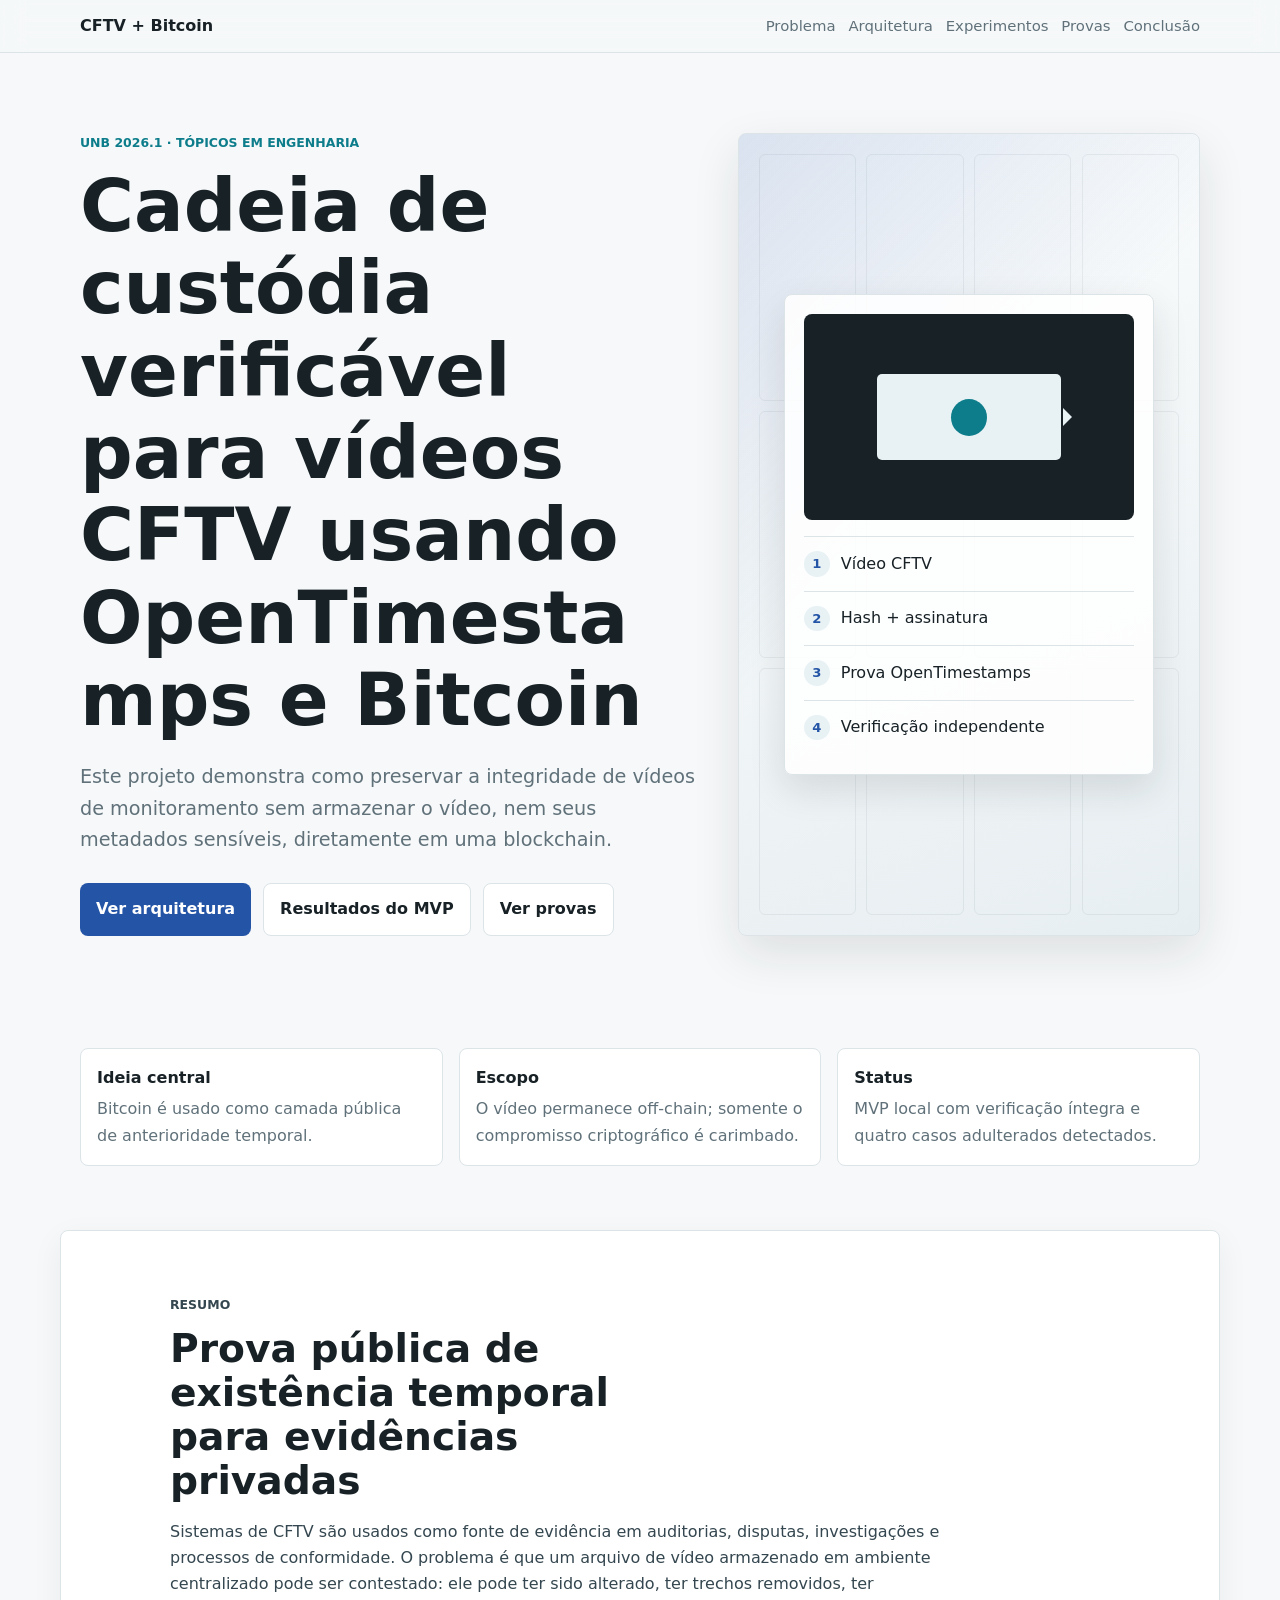
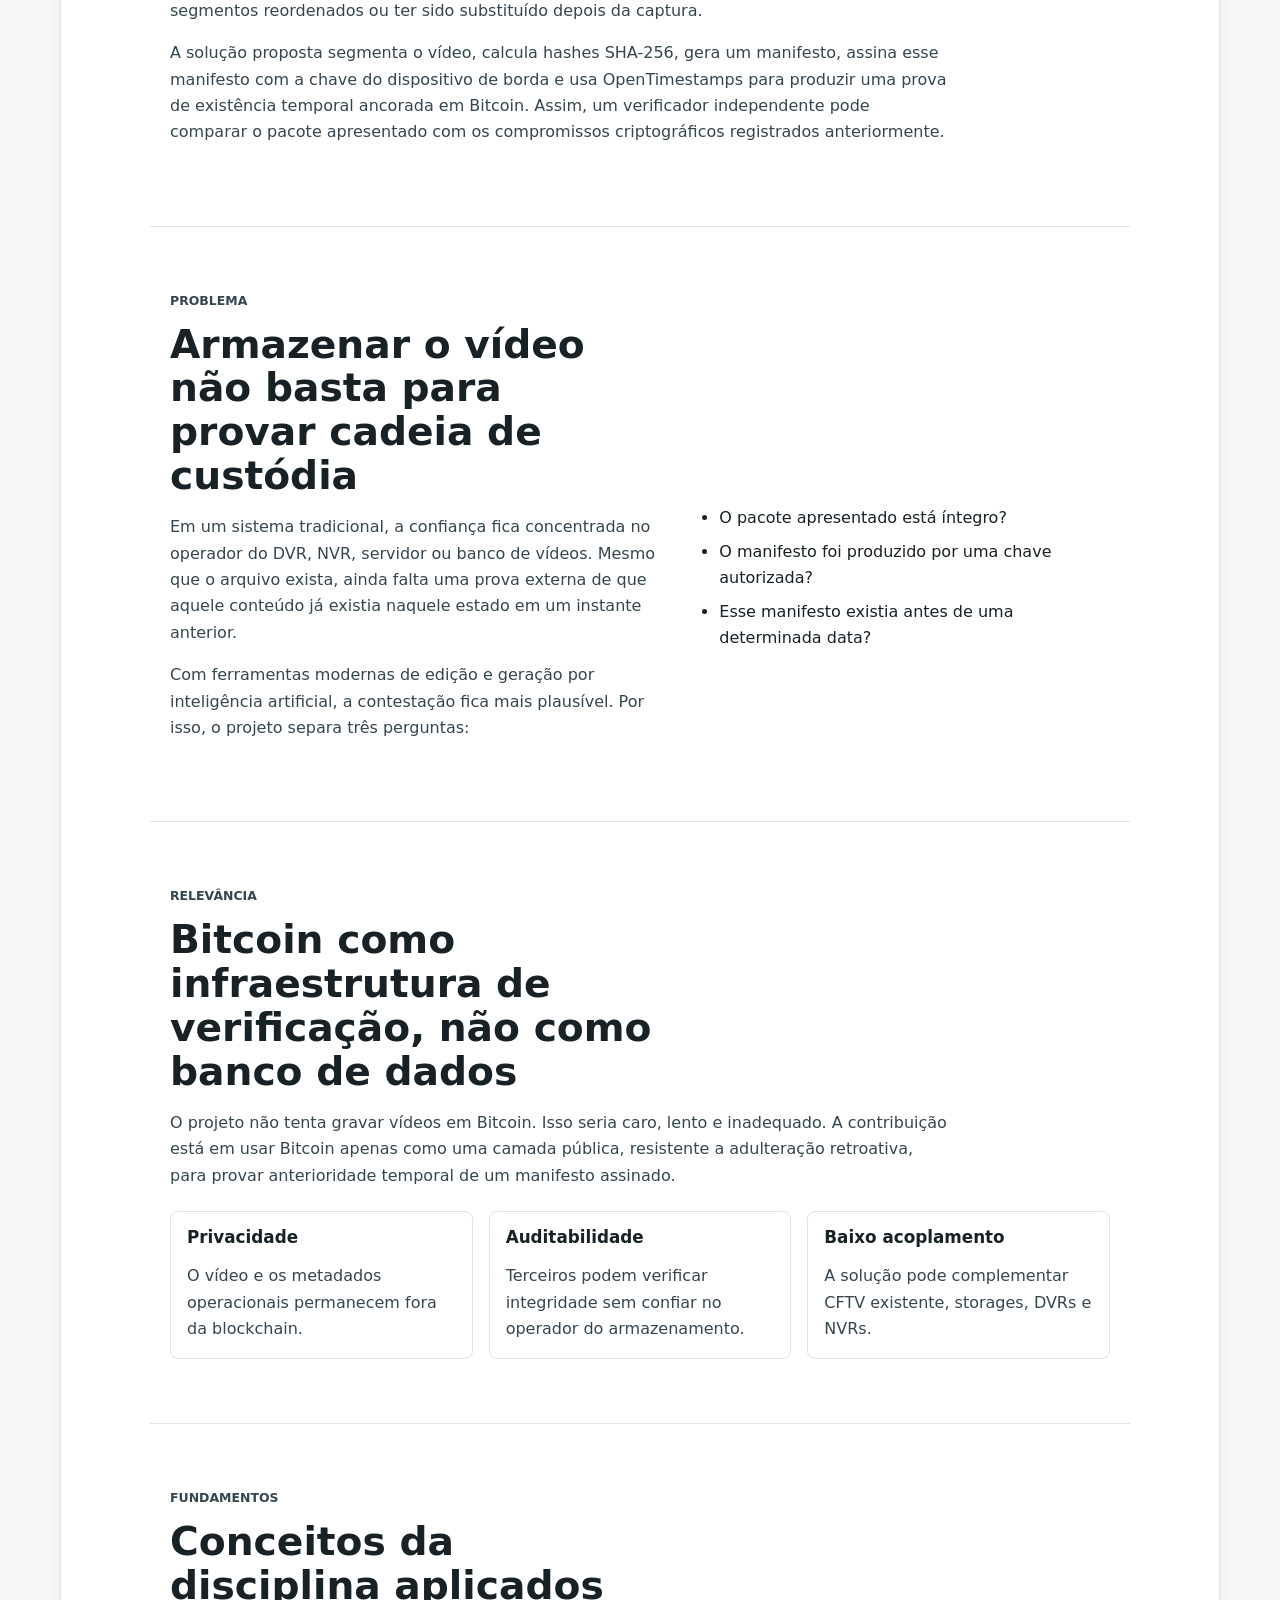
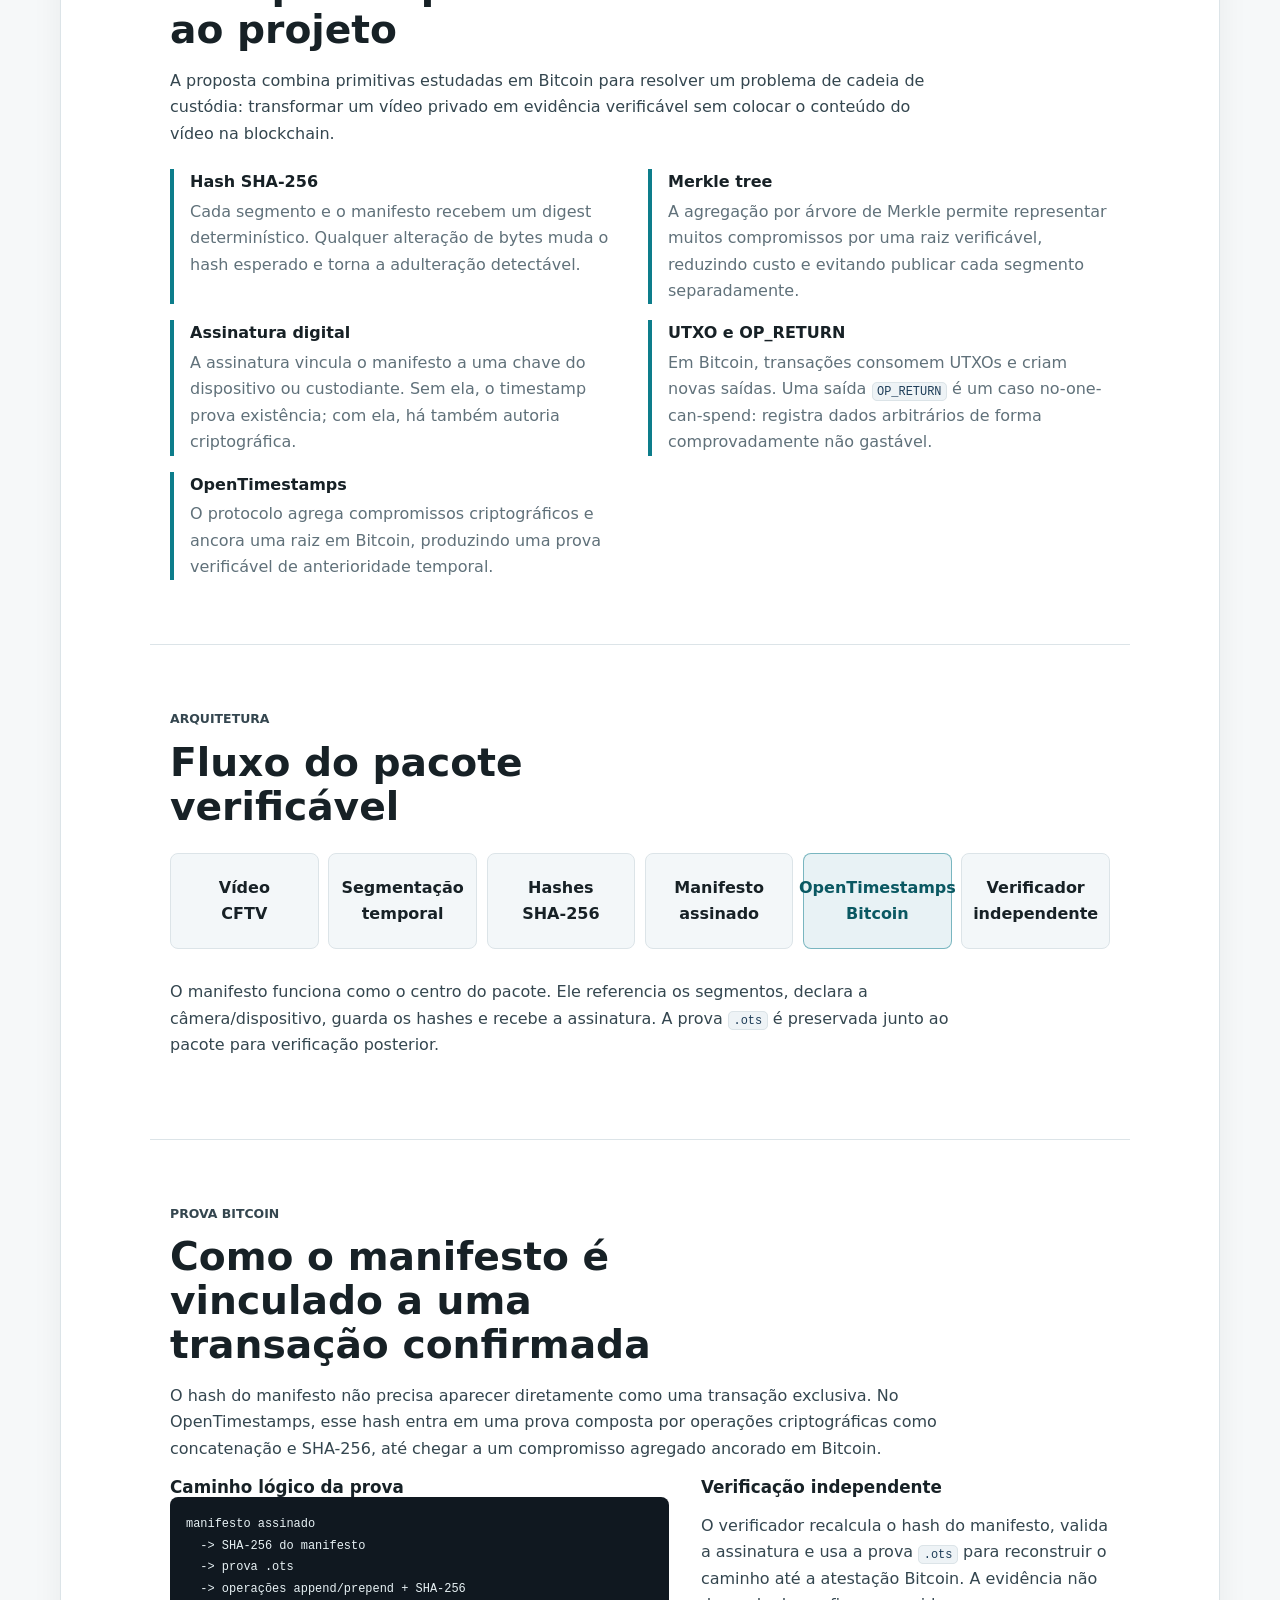
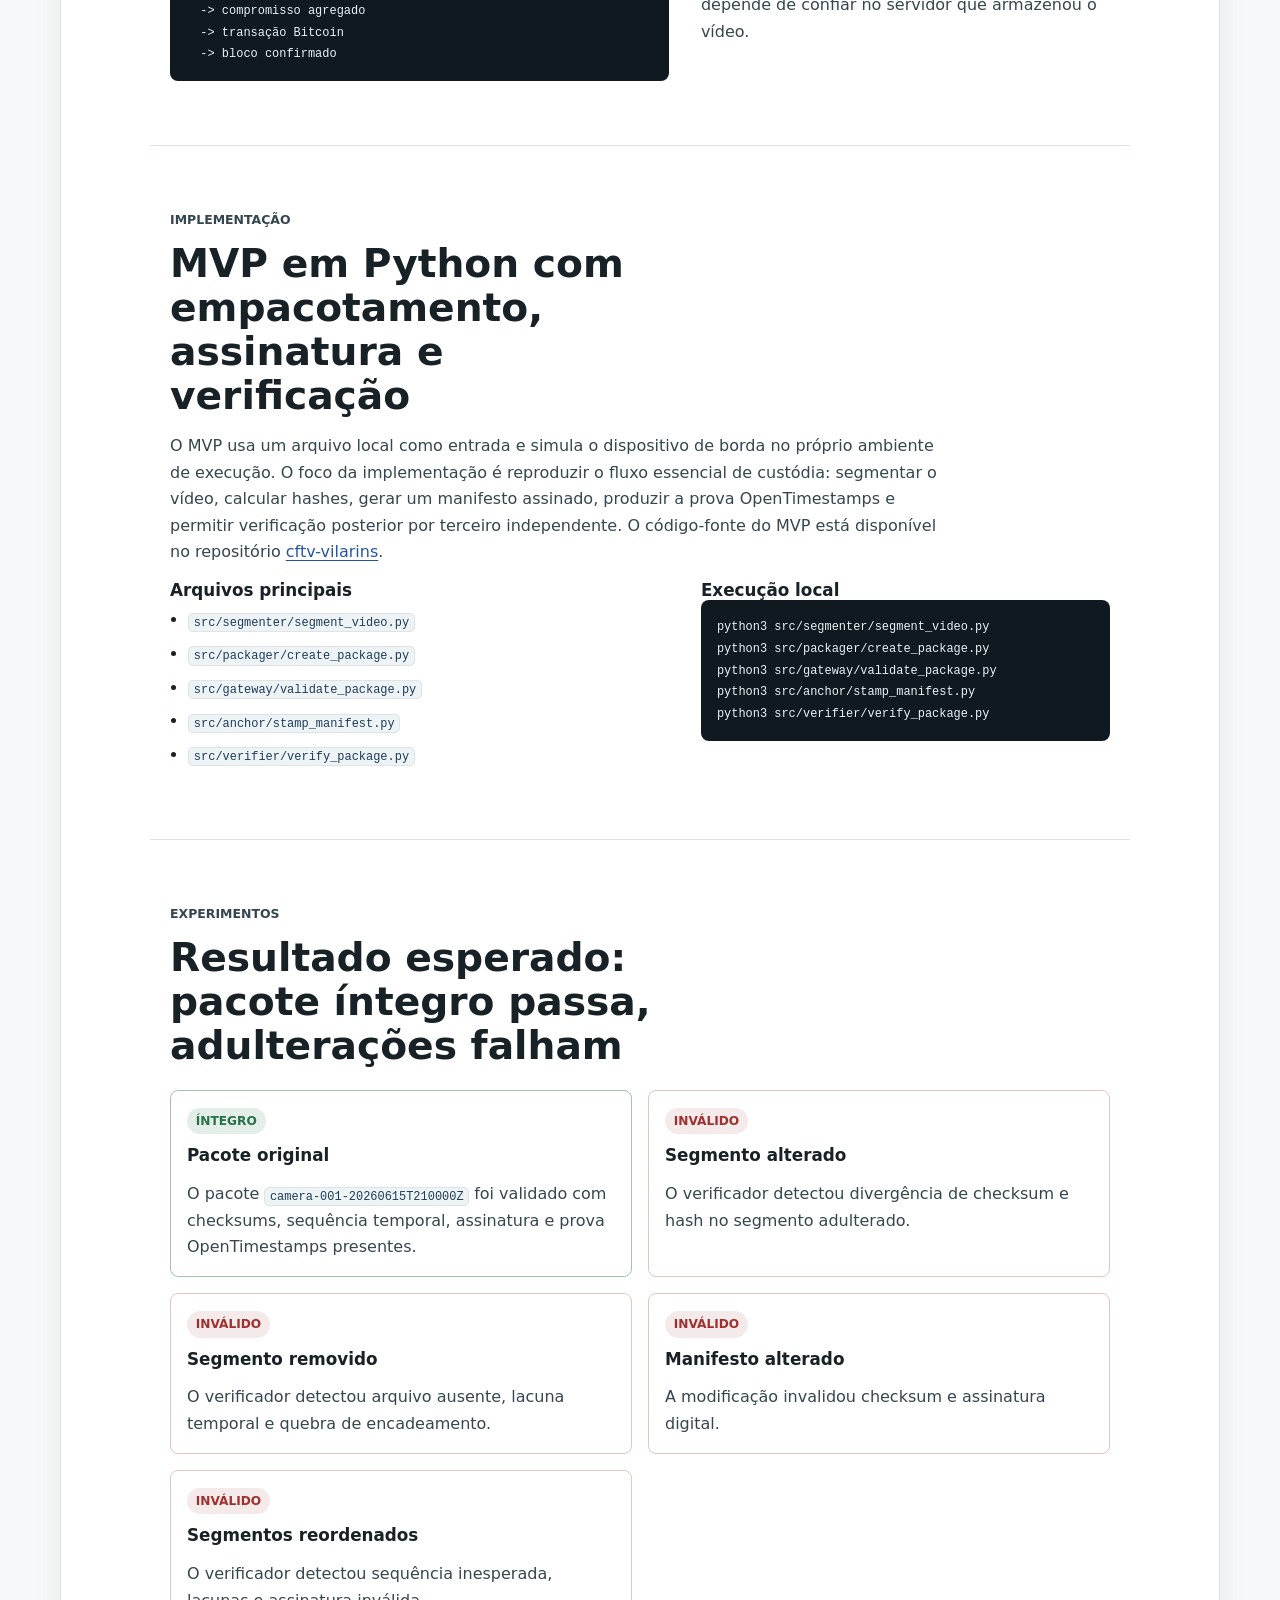
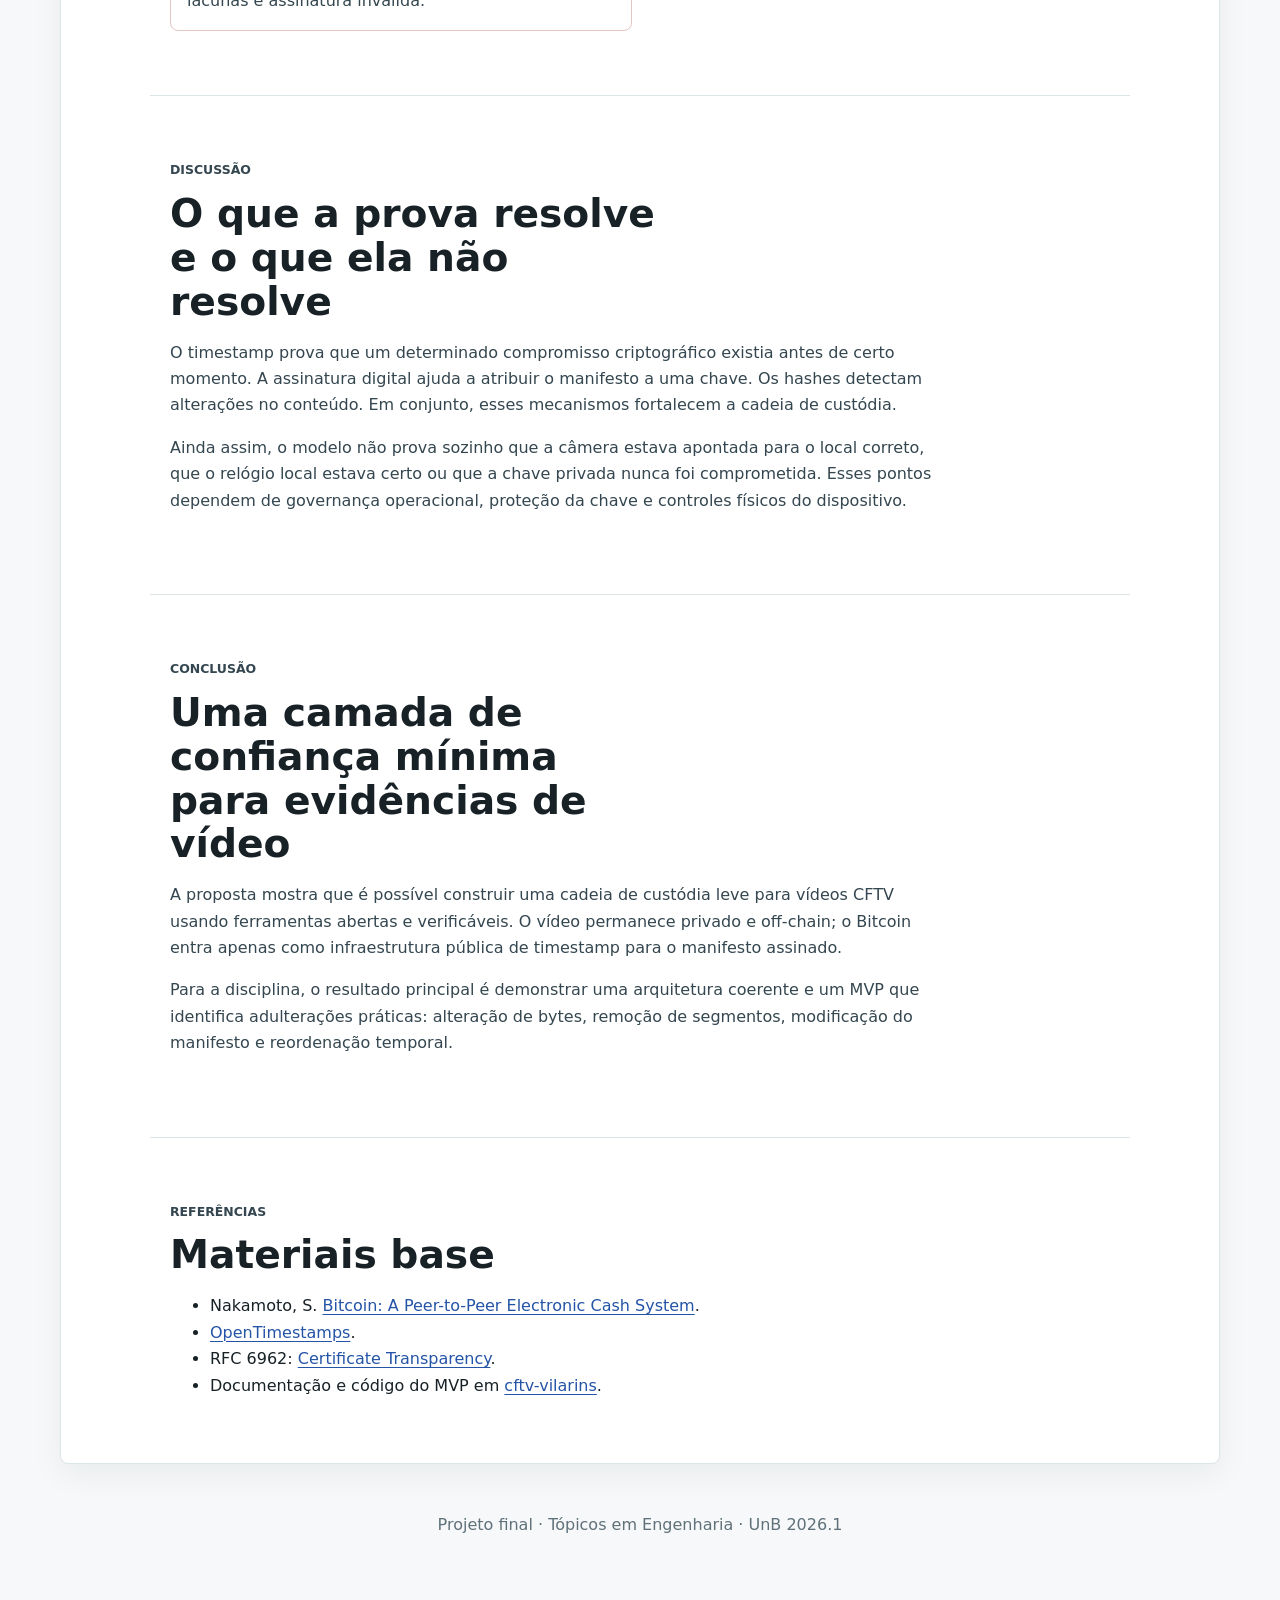
<file: index.html>
<!doctype html>
<html lang="pt-BR">
  <head>
    <meta charset="utf-8">
    <meta name="viewport" content="width=device-width, initial-scale=1">
    <title>Cadeia de custódia verificável para vídeos CFTV</title>
    <meta
      name="description"
      content="Artigo web do projeto de cadeia de custódia verificável para vídeos CFTV usando OpenTimestamps e Bitcoin."
    >
    <link rel="stylesheet" href="styles.css">
  </head>
  <body>
    <header class="site-header">
      <nav class="topbar" aria-label="Navegação principal">
        <a class="brand" href="#topo">CFTV + Bitcoin</a>
        <div class="nav-links">
          <a href="#problema">Problema</a>
          <a href="#arquitetura">Arquitetura</a>
          <a href="#experimentos">Experimentos</a>
          <a href="provas.html">Provas</a>
          <a href="#conclusao">Conclusão</a>
        </div>
      </nav>
    </header>

    <main id="topo">
      <section class="hero">
        <div class="hero-copy">
          <p class="eyebrow">UnB 2026.1 · Tópicos em Engenharia</p>
          <h1>Cadeia de custódia verificável para vídeos CFTV usando OpenTimestamps e Bitcoin</h1>
          <p class="lead">
            Este projeto demonstra como preservar a integridade de vídeos de monitoramento sem
            armazenar o vídeo, nem seus metadados sensíveis, diretamente em uma blockchain.
          </p>
          <div class="hero-actions" aria-label="Atalhos">
            <a class="button primary" href="#arquitetura">Ver arquitetura</a>
            <a class="button secondary" href="#experimentos">Resultados do MVP</a>
            <a class="button secondary" href="provas.html">Ver provas</a>
          </div>
        </div>
        <aside class="hero-panel" aria-label="Resumo do fluxo técnico">
          <div class="signal-grid">
            <span></span><span></span><span></span><span></span>
            <span></span><span></span><span></span><span></span>
            <span></span><span></span><span></span><span></span>
          </div>
          <div class="flow-card">
            <div class="camera-icon" aria-hidden="true">
              <span></span>
            </div>
            <ol class="mini-flow">
              <li>Vídeo CFTV</li>
              <li>Hash + assinatura</li>
              <li>Prova OpenTimestamps</li>
              <li>Verificação independente</li>
            </ol>
          </div>
        </aside>
      </section>

      <section class="section summary-band" aria-label="Resumo">
        <div class="summary-item">
          <strong>Ideia central</strong>
          <span>Bitcoin é usado como camada pública de anterioridade temporal.</span>
        </div>
        <div class="summary-item">
          <strong>Escopo</strong>
          <span>O vídeo permanece off-chain; somente o compromisso criptográfico é carimbado.</span>
        </div>
        <div class="summary-item">
          <strong>Status</strong>
          <span>MVP local com verificação íntegra e quatro casos adulterados detectados.</span>
        </div>
      </section>

      <article class="article">
        <section id="resumo" class="section">
          <p class="section-kicker">Resumo</p>
          <h2>Prova pública de existência temporal para evidências privadas</h2>
          <p>
            Sistemas de CFTV são usados como fonte de evidência em auditorias, disputas,
            investigações e processos de conformidade. O problema é que um arquivo de vídeo
            armazenado em ambiente centralizado pode ser contestado: ele pode ter sido alterado,
            ter trechos removidos, ter segmentos reordenados ou ter sido substituído depois da
            captura.
          </p>
          <p>
            A solução proposta segmenta o vídeo, calcula hashes SHA-256, gera um manifesto,
            assina esse manifesto com a chave do dispositivo de borda e usa OpenTimestamps para
            produzir uma prova de existência temporal ancorada em Bitcoin. Assim, um verificador
            independente pode comparar o pacote apresentado com os compromissos criptográficos
            registrados anteriormente.
          </p>
        </section>

        <section id="problema" class="section">
          <p class="section-kicker">Problema</p>
          <h2>Armazenar o vídeo não basta para provar cadeia de custódia</h2>
          <div class="two-column">
            <div>
              <p>
                Em um sistema tradicional, a confiança fica concentrada no operador do DVR, NVR,
                servidor ou banco de vídeos. Mesmo que o arquivo exista, ainda falta uma prova
                externa de que aquele conteúdo já existia naquele estado em um instante anterior.
              </p>
              <p>
                Com ferramentas modernas de edição e geração por inteligência artificial, a
                contestação fica mais plausível. Por isso, o projeto separa três perguntas:
              </p>
            </div>
            <ul class="check-list">
              <li>O pacote apresentado está íntegro?</li>
              <li>O manifesto foi produzido por uma chave autorizada?</li>
              <li>Esse manifesto existia antes de uma determinada data?</li>
            </ul>
          </div>
        </section>

        <section id="relevancia" class="section">
          <p class="section-kicker">Relevância</p>
          <h2>Bitcoin como infraestrutura de verificação, não como banco de dados</h2>
          <p>
            O projeto não tenta gravar vídeos em Bitcoin. Isso seria caro, lento e inadequado.
            A contribuição está em usar Bitcoin apenas como uma camada pública, resistente a
            adulteração retroativa, para provar anterioridade temporal de um manifesto assinado.
          </p>
          <div class="value-grid">
            <div class="value-item">
              <h3>Privacidade</h3>
              <p>O vídeo e os metadados operacionais permanecem fora da blockchain.</p>
            </div>
            <div class="value-item">
              <h3>Auditabilidade</h3>
              <p>Terceiros podem verificar integridade sem confiar no operador do armazenamento.</p>
            </div>
            <div class="value-item">
              <h3>Baixo acoplamento</h3>
              <p>A solução pode complementar CFTV existente, storages, DVRs e NVRs.</p>
            </div>
          </div>
        </section>

        <section id="fundamentos" class="section">
          <p class="section-kicker">Fundamentos</p>
          <h2>Conceitos da disciplina aplicados ao projeto</h2>
          <p>
            A proposta combina primitivas estudadas em Bitcoin para resolver um problema de
            cadeia de custódia: transformar um vídeo privado em evidência verificável sem colocar
            o conteúdo do vídeo na blockchain.
          </p>
          <dl class="term-list">
            <div>
              <dt>Hash SHA-256</dt>
              <dd>
                Cada segmento e o manifesto recebem um digest determinístico. Qualquer alteração
                de bytes muda o hash esperado e torna a adulteração detectável.
              </dd>
            </div>
            <div>
              <dt>Merkle tree</dt>
              <dd>
                A agregação por árvore de Merkle permite representar muitos compromissos por uma
                raiz verificável, reduzindo custo e evitando publicar cada segmento separadamente.
              </dd>
            </div>
            <div>
              <dt>Assinatura digital</dt>
              <dd>
                A assinatura vincula o manifesto a uma chave do dispositivo ou custodiante. Sem
                ela, o timestamp prova existência; com ela, há também autoria criptográfica.
              </dd>
            </div>
            <div>
              <dt>UTXO e OP_RETURN</dt>
              <dd>
                Em Bitcoin, transações consomem UTXOs e criam novas saídas. Uma saída
                <code>OP_RETURN</code> é um caso no-one-can-spend: registra dados arbitrários de
                forma comprovadamente não gastável.
              </dd>
            </div>
            <div>
              <dt>OpenTimestamps</dt>
              <dd>
                O protocolo agrega compromissos criptográficos e ancora uma raiz em Bitcoin,
                produzindo uma prova verificável de anterioridade temporal.
              </dd>
            </div>
          </dl>
        </section>

        <section id="arquitetura" class="section">
          <p class="section-kicker">Arquitetura</p>
          <h2>Fluxo do pacote verificável</h2>
          <div class="architecture" role="img" aria-label="Fluxo de vídeo para verificação">
            <div class="arch-node">Vídeo<br>CFTV</div>
            <div class="arch-arrow"></div>
            <div class="arch-node">Segmentação<br>temporal</div>
            <div class="arch-arrow"></div>
            <div class="arch-node">Hashes<br>SHA-256</div>
            <div class="arch-arrow"></div>
            <div class="arch-node">Manifesto<br>assinado</div>
            <div class="arch-arrow"></div>
            <div class="arch-node accent">OpenTimestamps<br>Bitcoin</div>
            <div class="arch-arrow"></div>
            <div class="arch-node">Verificador<br>independente</div>
          </div>
          <p>
            O manifesto funciona como o centro do pacote. Ele referencia os segmentos, declara a
            câmera/dispositivo, guarda os hashes e recebe a assinatura. A prova <code>.ots</code>
            é preservada junto ao pacote para verificação posterior.
          </p>
        </section>

        <section id="vinculo-bitcoin" class="section">
          <p class="section-kicker">Prova Bitcoin</p>
          <h2>Como o manifesto é vinculado a uma transação confirmada</h2>
          <p>
            O hash do manifesto não precisa aparecer diretamente como uma transação exclusiva. No
            OpenTimestamps, esse hash entra em uma prova composta por operações criptográficas
            como concatenação e SHA-256, até chegar a um compromisso agregado ancorado em Bitcoin.
          </p>
          <div class="code-layout">
            <div>
              <h3>Caminho lógico da prova</h3>
              <pre><code>manifesto assinado
  -> SHA-256 do manifesto
  -> prova .ots
  -> operações append/prepend + SHA-256
  -> compromisso agregado
  -> transação Bitcoin
  -> bloco confirmado</code></pre>
            </div>
            <div>
              <h3>Verificação independente</h3>
              <p>
                O verificador recalcula o hash do manifesto, valida a assinatura e usa a prova
                <code>.ots</code> para reconstruir o caminho até a atestação Bitcoin. A evidência
                não depende de confiar no servidor que armazenou o vídeo.
              </p>
            </div>
          </div>
        </section>

        <section id="implementacao" class="section">
          <p class="section-kicker">Implementação</p>
          <h2>MVP em Python com empacotamento, assinatura e verificação</h2>
          <p>
            O MVP usa um arquivo local como entrada e simula o dispositivo de borda no próprio
            ambiente de execução. O foco da implementação é reproduzir o fluxo essencial de
            custódia: segmentar o vídeo, calcular hashes, gerar um manifesto assinado, produzir a
            prova OpenTimestamps e permitir verificação posterior por terceiro independente.
            O código-fonte do MVP está disponível no repositório
            <a href="https://github.com/duckrwx/cftv-vilarins">cftv-vilarins</a>.
          </p>
          <div class="code-layout">
            <div>
              <h3>Arquivos principais</h3>
              <ul class="file-list">
                <li><code>src/segmenter/segment_video.py</code></li>
                <li><code>src/packager/create_package.py</code></li>
                <li><code>src/gateway/validate_package.py</code></li>
                <li><code>src/anchor/stamp_manifest.py</code></li>
                <li><code>src/verifier/verify_package.py</code></li>
              </ul>
            </div>
            <div>
              <h3>Execução local</h3>
              <pre><code>python3 src/segmenter/segment_video.py
python3 src/packager/create_package.py
python3 src/gateway/validate_package.py
python3 src/anchor/stamp_manifest.py
python3 src/verifier/verify_package.py</code></pre>
            </div>
          </div>
        </section>

        <section id="experimentos" class="section">
          <p class="section-kicker">Experimentos</p>
          <h2>Resultado esperado: pacote íntegro passa, adulterações falham</h2>
          <div class="result-grid">
            <div class="result-card success">
              <span class="status">ÍNTEGRO</span>
              <h3>Pacote original</h3>
              <p>
                O pacote <code>camera-001-20260615T210000Z</code> foi validado com checksums,
                sequência temporal, assinatura e prova OpenTimestamps presentes.
              </p>
            </div>
            <div class="result-card fail">
              <span class="status">INVÁLIDO</span>
              <h3>Segmento alterado</h3>
              <p>O verificador detectou divergência de checksum e hash no segmento adulterado.</p>
            </div>
            <div class="result-card fail">
              <span class="status">INVÁLIDO</span>
              <h3>Segmento removido</h3>
              <p>O verificador detectou arquivo ausente, lacuna temporal e quebra de encadeamento.</p>
            </div>
            <div class="result-card fail">
              <span class="status">INVÁLIDO</span>
              <h3>Manifesto alterado</h3>
              <p>A modificação invalidou checksum e assinatura digital.</p>
            </div>
            <div class="result-card fail">
              <span class="status">INVÁLIDO</span>
              <h3>Segmentos reordenados</h3>
              <p>O verificador detectou sequência inesperada, lacunas e assinatura inválida.</p>
            </div>
          </div>
        </section>

        <section id="discussao" class="section">
          <p class="section-kicker">Discussão</p>
          <h2>O que a prova resolve e o que ela não resolve</h2>
          <p>
            O timestamp prova que um determinado compromisso criptográfico existia antes de certo
            momento. A assinatura digital ajuda a atribuir o manifesto a uma chave. Os hashes
            detectam alterações no conteúdo. Em conjunto, esses mecanismos fortalecem a cadeia de
            custódia.
          </p>
          <p>
            Ainda assim, o modelo não prova sozinho que a câmera estava apontada para o local
            correto, que o relógio local estava certo ou que a chave privada nunca foi
            comprometida. Esses pontos dependem de governança operacional, proteção da chave e
            controles físicos do dispositivo.
          </p>
        </section>

        <section id="conclusao" class="section">
          <p class="section-kicker">Conclusão</p>
          <h2>Uma camada de confiança mínima para evidências de vídeo</h2>
          <p>
            A proposta mostra que é possível construir uma cadeia de custódia leve para vídeos CFTV
            usando ferramentas abertas e verificáveis. O vídeo permanece privado e off-chain; o
            Bitcoin entra apenas como infraestrutura pública de timestamp para o manifesto
            assinado.
          </p>
          <p>
            Para a disciplina, o resultado principal é demonstrar uma arquitetura coerente e um MVP
            que identifica adulterações práticas: alteração de bytes, remoção de segmentos,
            modificação do manifesto e reordenação temporal.
          </p>
        </section>

        <section id="referencias" class="section references">
          <p class="section-kicker">Referências</p>
          <h2>Materiais base</h2>
          <ul>
            <li>
              Nakamoto, S. <a href="https://bitcoin.org/bitcoin.pdf">Bitcoin: A Peer-to-Peer Electronic Cash System</a>.
            </li>
            <li>
              <a href="https://opentimestamps.org/">OpenTimestamps</a>.
            </li>
            <li>
              RFC 6962: <a href="https://www.rfc-editor.org/rfc/rfc6962">Certificate Transparency</a>.
            </li>
            <li>
              Documentação e código do MVP em
              <a href="https://github.com/duckrwx/cftv-vilarins">cftv-vilarins</a>.
            </li>
          </ul>
        </section>
      </article>
    </main>

    <footer class="footer">
      <p>Projeto final · Tópicos em Engenharia · UnB 2026.1</p>
    </footer>
  </body>
</html>
</file>
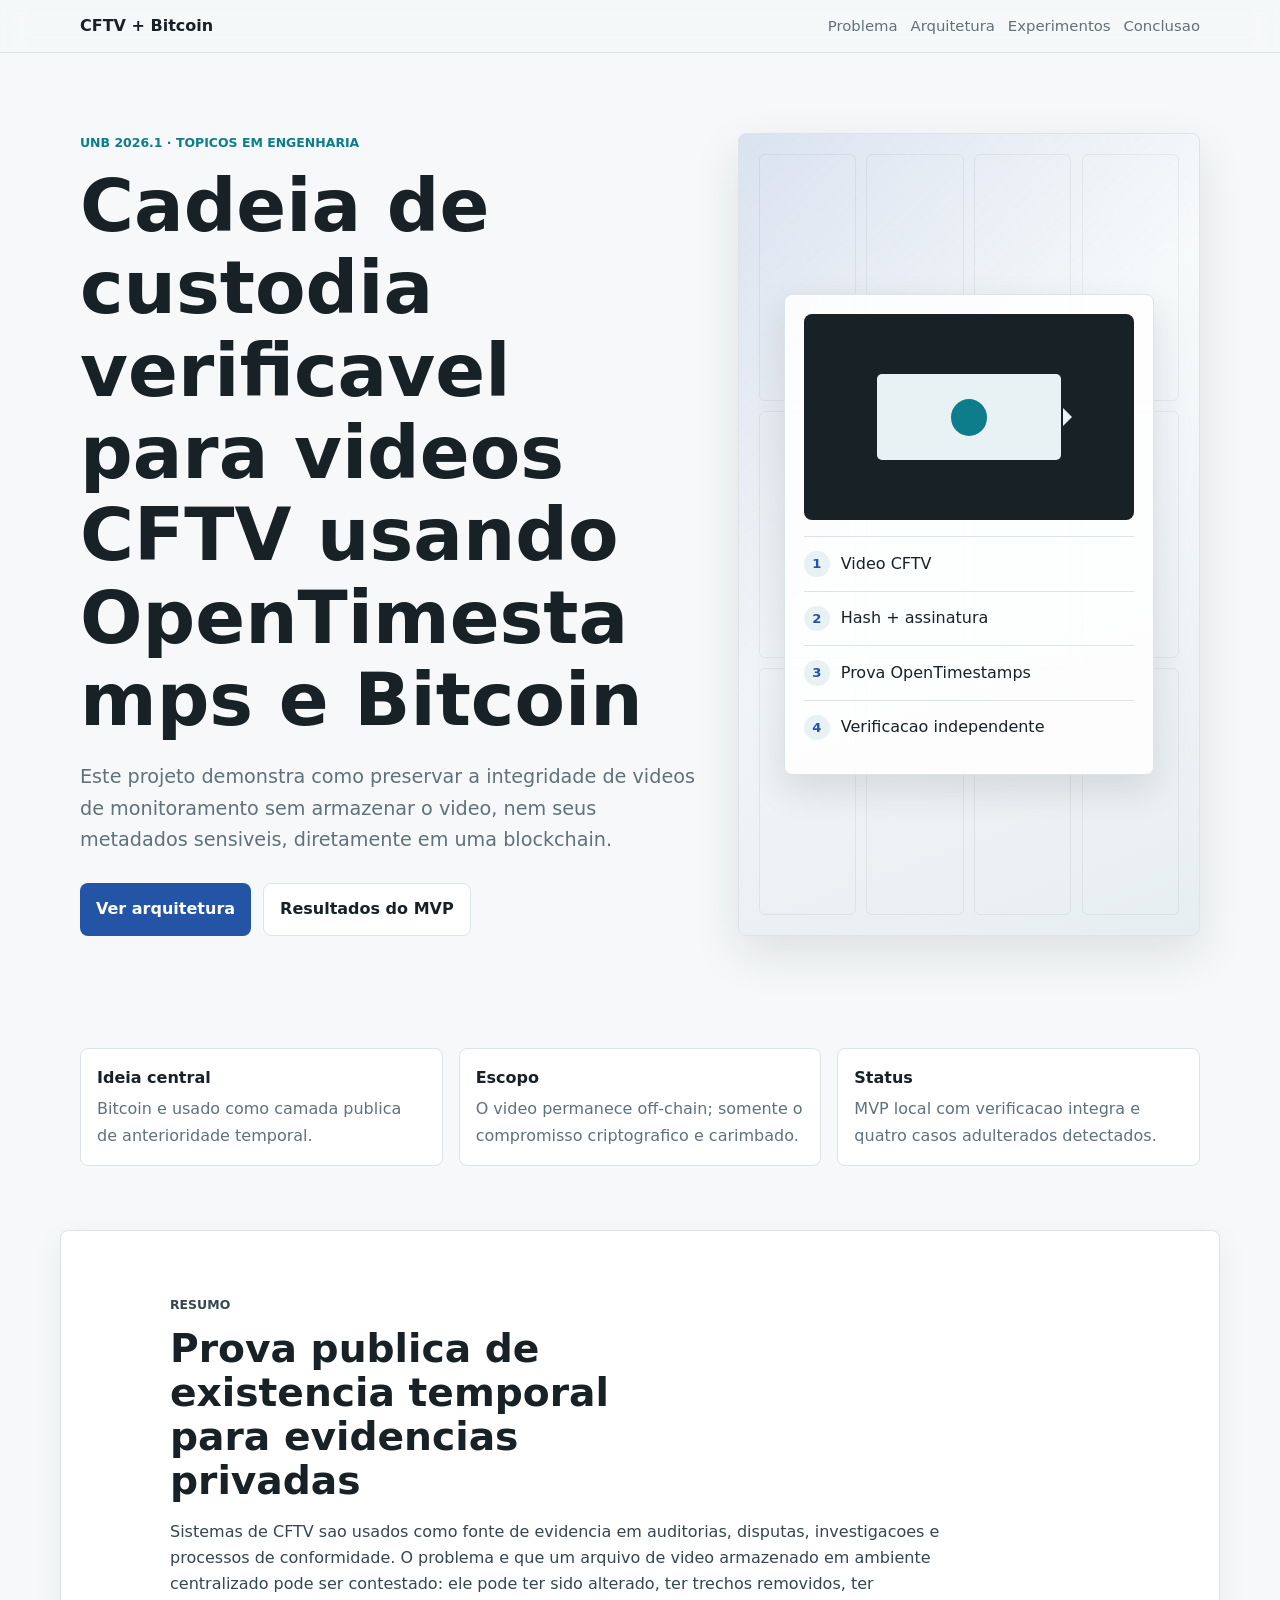
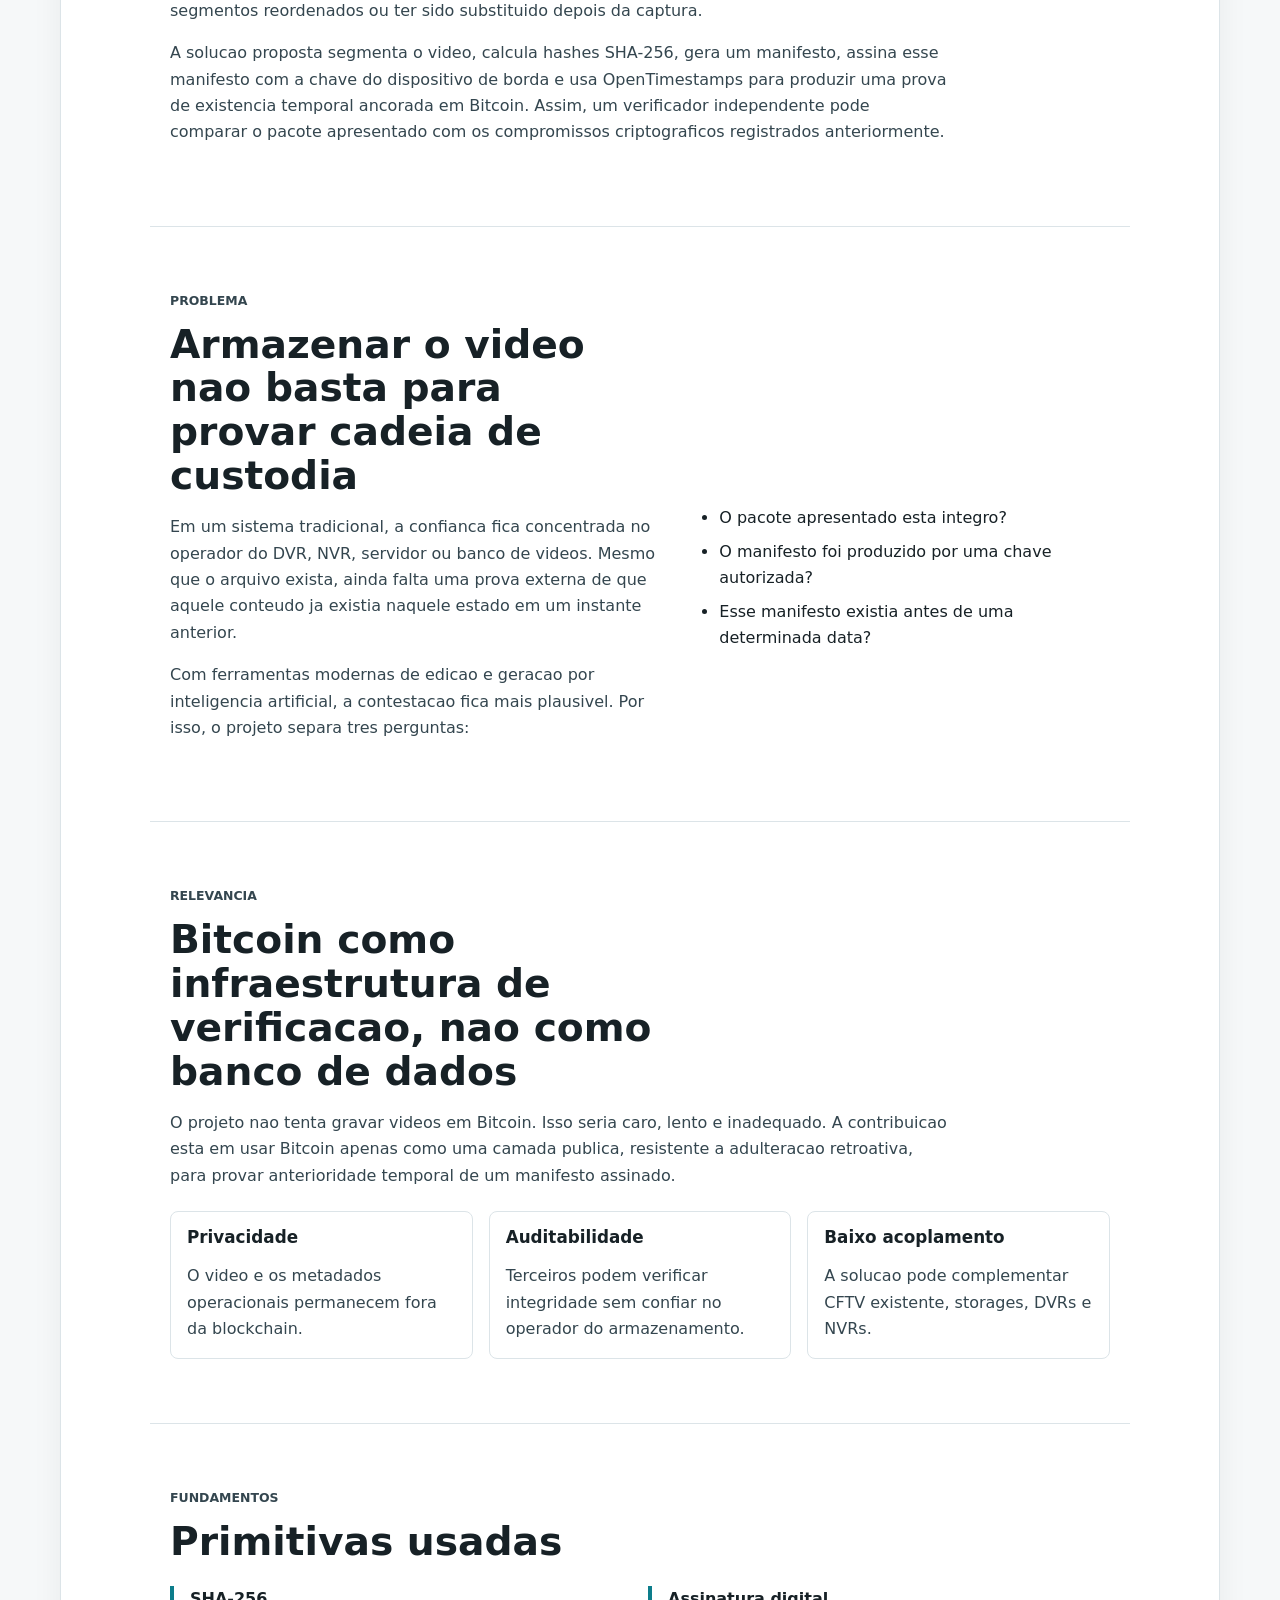
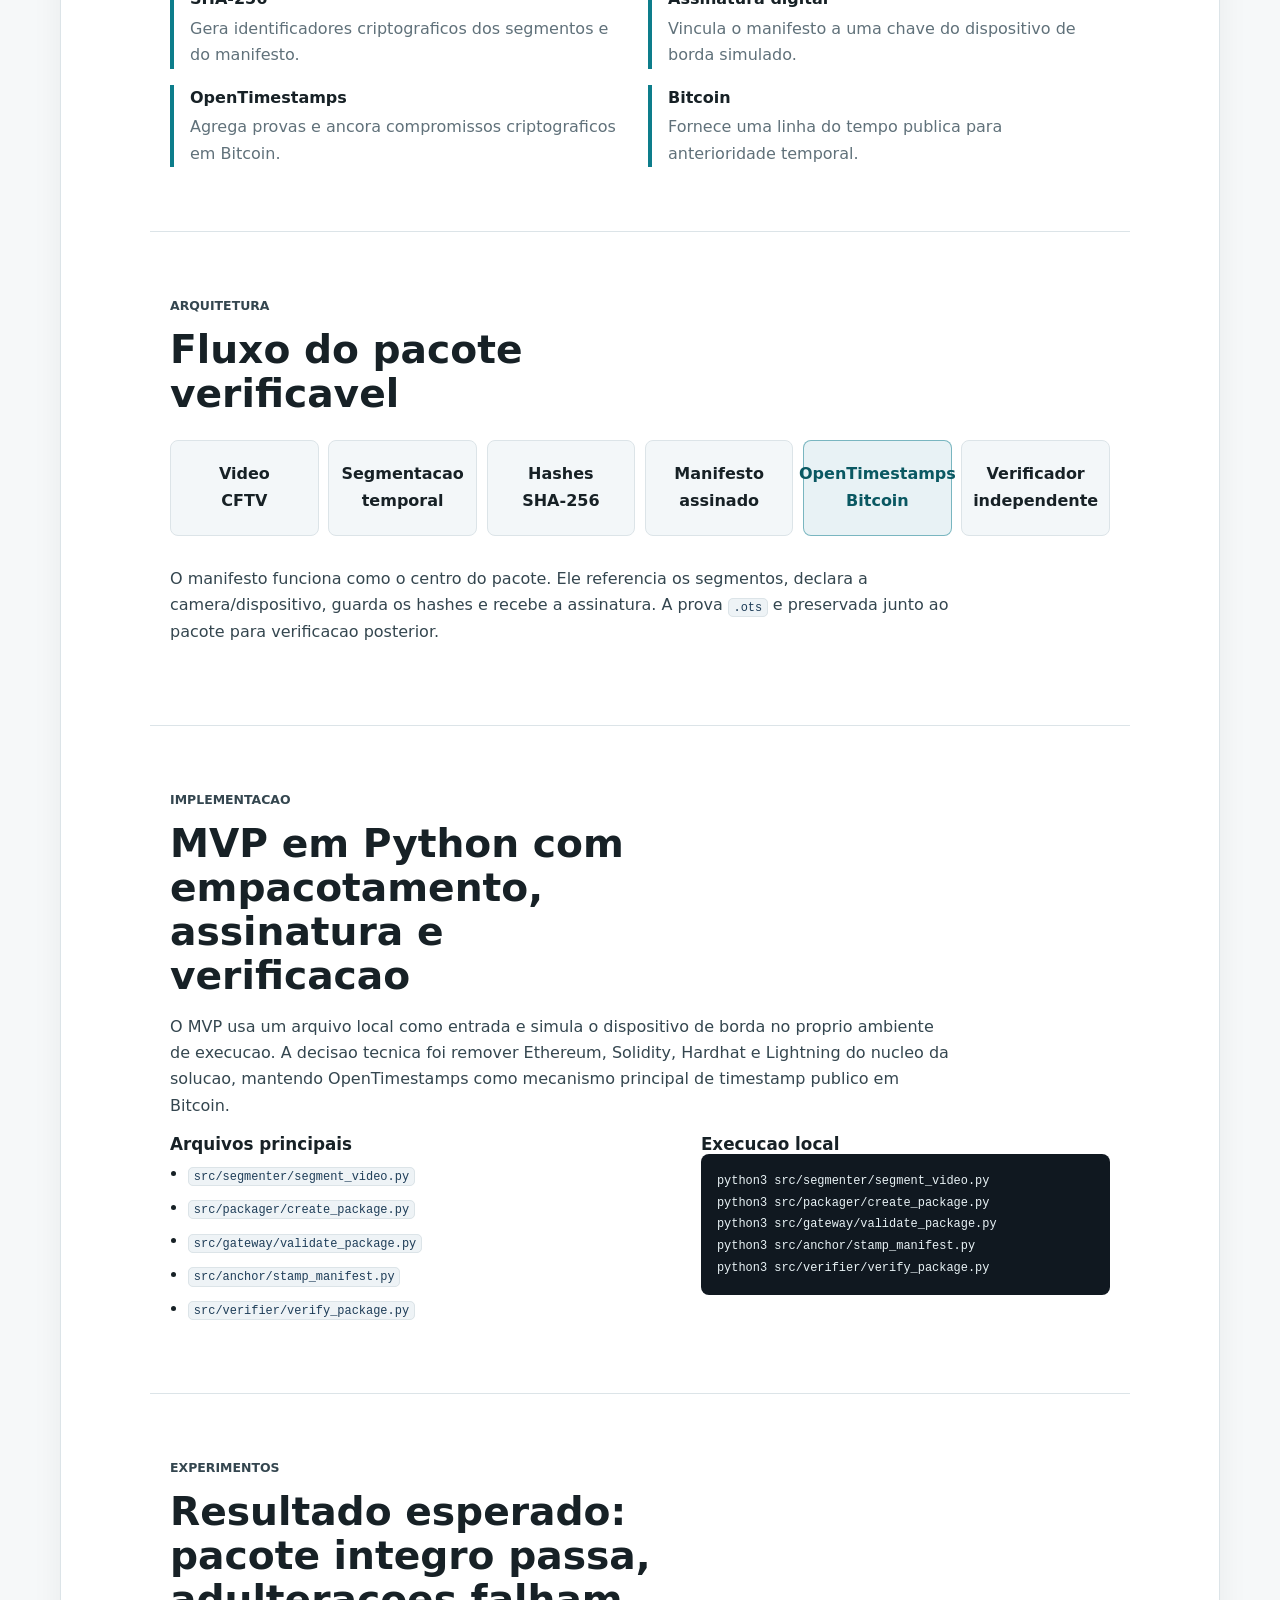
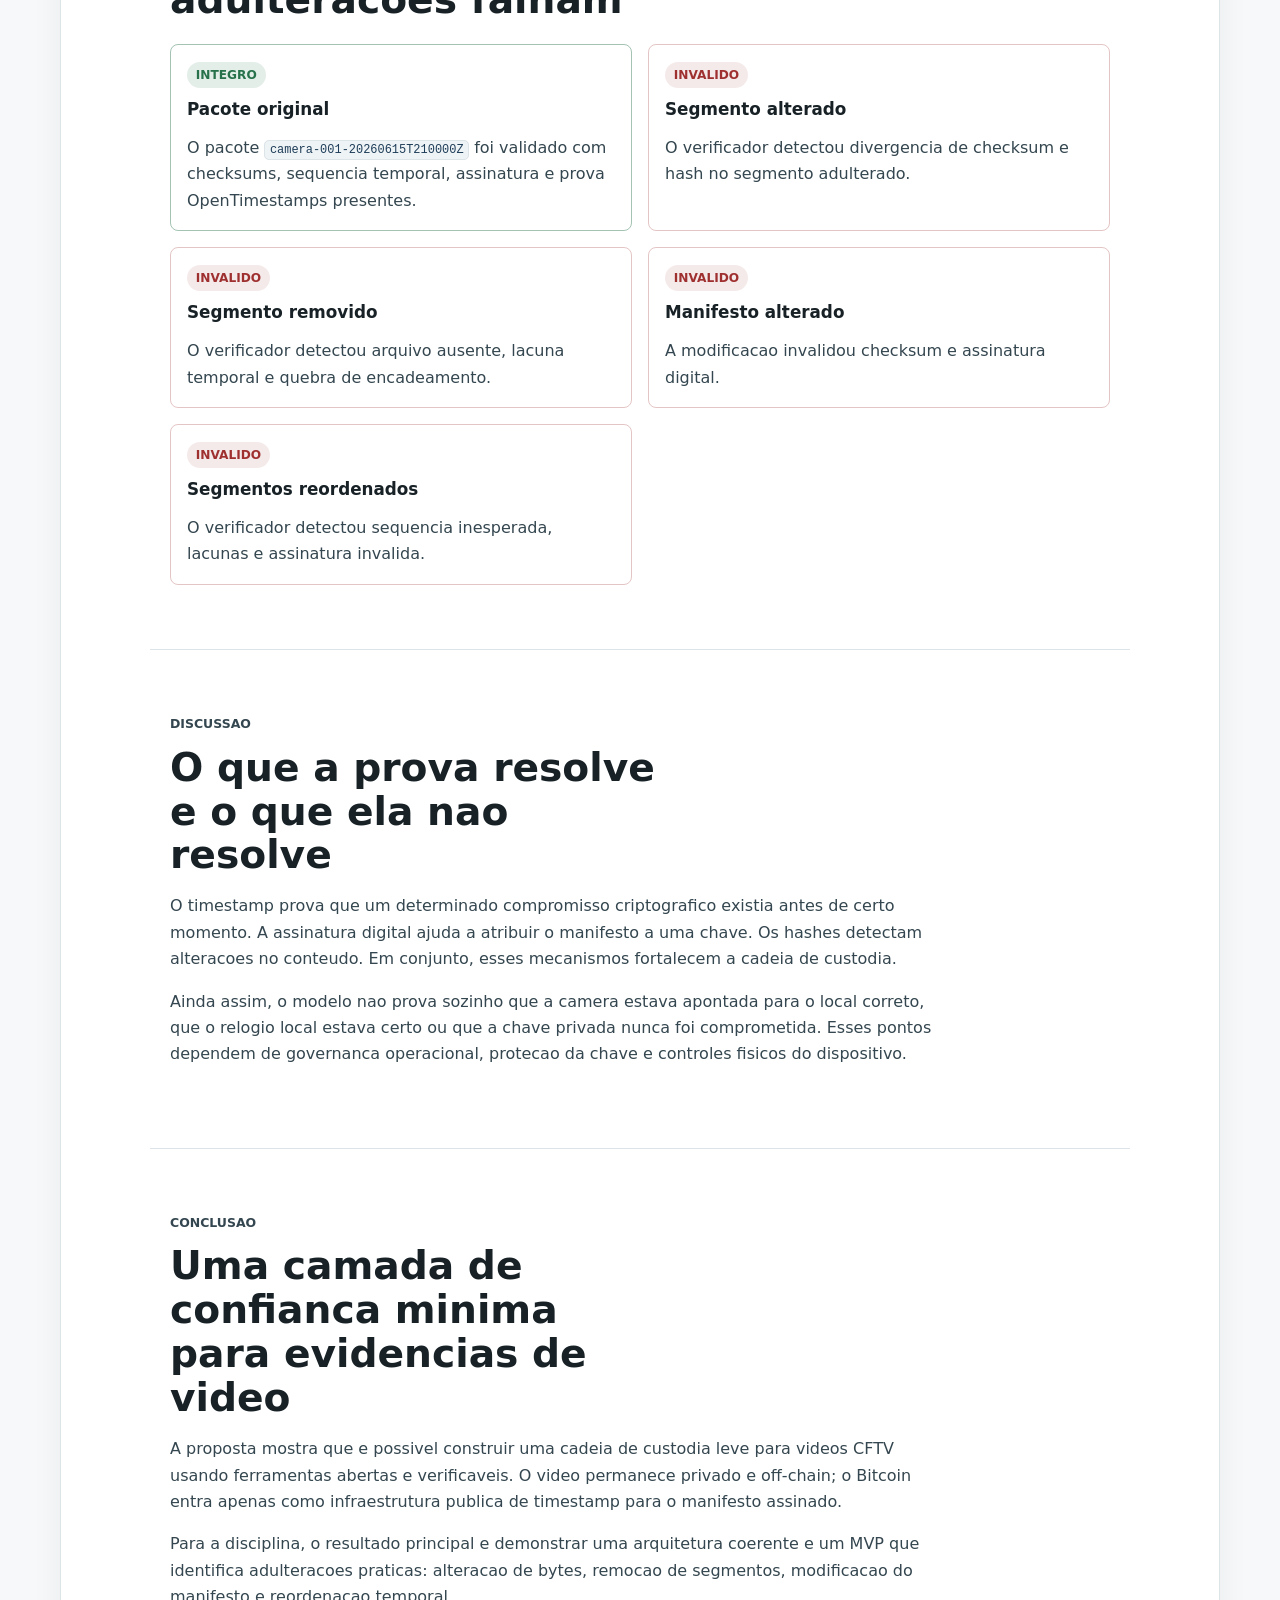
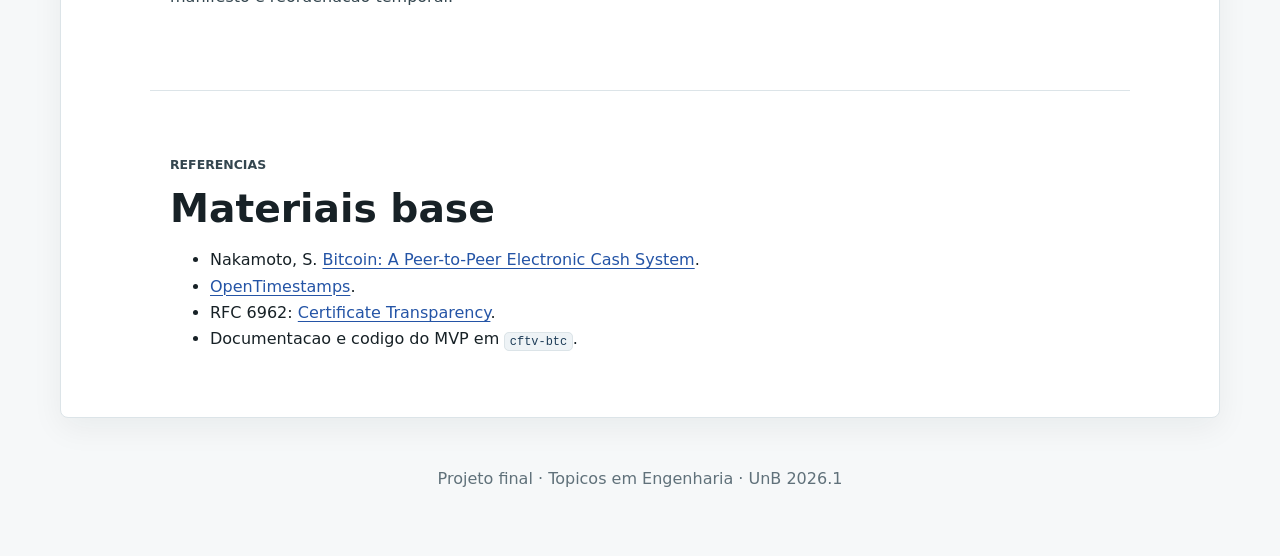
<file: implementation/docs/index.html>
<!doctype html>
<html lang="pt-BR">
  <head>
    <meta charset="utf-8">
    <meta name="viewport" content="width=device-width, initial-scale=1">
    <title>Cadeia de custodia verificavel para videos CFTV</title>
    <meta
      name="description"
      content="Artigo web do projeto de cadeia de custodia verificavel para videos CFTV usando OpenTimestamps e Bitcoin."
    >
    <link rel="stylesheet" href="styles.css">
  </head>
  <body>
    <header class="site-header">
      <nav class="topbar" aria-label="Navegacao principal">
        <a class="brand" href="#topo">CFTV + Bitcoin</a>
        <div class="nav-links">
          <a href="#problema">Problema</a>
          <a href="#arquitetura">Arquitetura</a>
          <a href="#experimentos">Experimentos</a>
          <a href="#conclusao">Conclusao</a>
        </div>
      </nav>
    </header>

    <main id="topo">
      <section class="hero">
        <div class="hero-copy">
          <p class="eyebrow">UnB 2026.1 · Topicos em Engenharia</p>
          <h1>Cadeia de custodia verificavel para videos CFTV usando OpenTimestamps e Bitcoin</h1>
          <p class="lead">
            Este projeto demonstra como preservar a integridade de videos de monitoramento sem
            armazenar o video, nem seus metadados sensiveis, diretamente em uma blockchain.
          </p>
          <div class="hero-actions" aria-label="Atalhos">
            <a class="button primary" href="#arquitetura">Ver arquitetura</a>
            <a class="button secondary" href="#experimentos">Resultados do MVP</a>
          </div>
        </div>
        <aside class="hero-panel" aria-label="Resumo do fluxo tecnico">
          <div class="signal-grid">
            <span></span><span></span><span></span><span></span>
            <span></span><span></span><span></span><span></span>
            <span></span><span></span><span></span><span></span>
          </div>
          <div class="flow-card">
            <div class="camera-icon" aria-hidden="true">
              <span></span>
            </div>
            <ol class="mini-flow">
              <li>Video CFTV</li>
              <li>Hash + assinatura</li>
              <li>Prova OpenTimestamps</li>
              <li>Verificacao independente</li>
            </ol>
          </div>
        </aside>
      </section>

      <section class="section summary-band" aria-label="Resumo">
        <div class="summary-item">
          <strong>Ideia central</strong>
          <span>Bitcoin e usado como camada publica de anterioridade temporal.</span>
        </div>
        <div class="summary-item">
          <strong>Escopo</strong>
          <span>O video permanece off-chain; somente o compromisso criptografico e carimbado.</span>
        </div>
        <div class="summary-item">
          <strong>Status</strong>
          <span>MVP local com verificacao integra e quatro casos adulterados detectados.</span>
        </div>
      </section>

      <article class="article">
        <section id="resumo" class="section">
          <p class="section-kicker">Resumo</p>
          <h2>Prova publica de existencia temporal para evidencias privadas</h2>
          <p>
            Sistemas de CFTV sao usados como fonte de evidencia em auditorias, disputas,
            investigacoes e processos de conformidade. O problema e que um arquivo de video
            armazenado em ambiente centralizado pode ser contestado: ele pode ter sido alterado,
            ter trechos removidos, ter segmentos reordenados ou ter sido substituido depois da
            captura.
          </p>
          <p>
            A solucao proposta segmenta o video, calcula hashes SHA-256, gera um manifesto,
            assina esse manifesto com a chave do dispositivo de borda e usa OpenTimestamps para
            produzir uma prova de existencia temporal ancorada em Bitcoin. Assim, um verificador
            independente pode comparar o pacote apresentado com os compromissos criptograficos
            registrados anteriormente.
          </p>
        </section>

        <section id="problema" class="section">
          <p class="section-kicker">Problema</p>
          <h2>Armazenar o video nao basta para provar cadeia de custodia</h2>
          <div class="two-column">
            <div>
              <p>
                Em um sistema tradicional, a confianca fica concentrada no operador do DVR, NVR,
                servidor ou banco de videos. Mesmo que o arquivo exista, ainda falta uma prova
                externa de que aquele conteudo ja existia naquele estado em um instante anterior.
              </p>
              <p>
                Com ferramentas modernas de edicao e geracao por inteligencia artificial, a
                contestacao fica mais plausivel. Por isso, o projeto separa tres perguntas:
              </p>
            </div>
            <ul class="check-list">
              <li>O pacote apresentado esta integro?</li>
              <li>O manifesto foi produzido por uma chave autorizada?</li>
              <li>Esse manifesto existia antes de uma determinada data?</li>
            </ul>
          </div>
        </section>

        <section id="relevancia" class="section">
          <p class="section-kicker">Relevancia</p>
          <h2>Bitcoin como infraestrutura de verificacao, nao como banco de dados</h2>
          <p>
            O projeto nao tenta gravar videos em Bitcoin. Isso seria caro, lento e inadequado.
            A contribuicao esta em usar Bitcoin apenas como uma camada publica, resistente a
            adulteracao retroativa, para provar anterioridade temporal de um manifesto assinado.
          </p>
          <div class="value-grid">
            <div class="value-item">
              <h3>Privacidade</h3>
              <p>O video e os metadados operacionais permanecem fora da blockchain.</p>
            </div>
            <div class="value-item">
              <h3>Auditabilidade</h3>
              <p>Terceiros podem verificar integridade sem confiar no operador do armazenamento.</p>
            </div>
            <div class="value-item">
              <h3>Baixo acoplamento</h3>
              <p>A solucao pode complementar CFTV existente, storages, DVRs e NVRs.</p>
            </div>
          </div>
        </section>

        <section id="fundamentos" class="section">
          <p class="section-kicker">Fundamentos</p>
          <h2>Primitivas usadas</h2>
          <dl class="term-list">
            <div>
              <dt>SHA-256</dt>
              <dd>Gera identificadores criptograficos dos segmentos e do manifesto.</dd>
            </div>
            <div>
              <dt>Assinatura digital</dt>
              <dd>Vincula o manifesto a uma chave do dispositivo de borda simulado.</dd>
            </div>
            <div>
              <dt>OpenTimestamps</dt>
              <dd>Agrega provas e ancora compromissos criptograficos em Bitcoin.</dd>
            </div>
            <div>
              <dt>Bitcoin</dt>
              <dd>Fornece uma linha do tempo publica para anterioridade temporal.</dd>
            </div>
          </dl>
        </section>

        <section id="arquitetura" class="section">
          <p class="section-kicker">Arquitetura</p>
          <h2>Fluxo do pacote verificavel</h2>
          <div class="architecture" role="img" aria-label="Fluxo de video para verificacao">
            <div class="arch-node">Video<br>CFTV</div>
            <div class="arch-arrow"></div>
            <div class="arch-node">Segmentacao<br>temporal</div>
            <div class="arch-arrow"></div>
            <div class="arch-node">Hashes<br>SHA-256</div>
            <div class="arch-arrow"></div>
            <div class="arch-node">Manifesto<br>assinado</div>
            <div class="arch-arrow"></div>
            <div class="arch-node accent">OpenTimestamps<br>Bitcoin</div>
            <div class="arch-arrow"></div>
            <div class="arch-node">Verificador<br>independente</div>
          </div>
          <p>
            O manifesto funciona como o centro do pacote. Ele referencia os segmentos, declara a
            camera/dispositivo, guarda os hashes e recebe a assinatura. A prova <code>.ots</code>
            e preservada junto ao pacote para verificacao posterior.
          </p>
        </section>

        <section id="implementacao" class="section">
          <p class="section-kicker">Implementacao</p>
          <h2>MVP em Python com empacotamento, assinatura e verificacao</h2>
          <p>
            O MVP usa um arquivo local como entrada e simula o dispositivo de borda no proprio
            ambiente de execucao. A decisao tecnica foi remover Ethereum, Solidity, Hardhat e
            Lightning do nucleo da solucao, mantendo OpenTimestamps como mecanismo principal de
            timestamp publico em Bitcoin.
          </p>
          <div class="code-layout">
            <div>
              <h3>Arquivos principais</h3>
              <ul class="file-list">
                <li><code>src/segmenter/segment_video.py</code></li>
                <li><code>src/packager/create_package.py</code></li>
                <li><code>src/gateway/validate_package.py</code></li>
                <li><code>src/anchor/stamp_manifest.py</code></li>
                <li><code>src/verifier/verify_package.py</code></li>
              </ul>
            </div>
            <div>
              <h3>Execucao local</h3>
              <pre><code>python3 src/segmenter/segment_video.py
python3 src/packager/create_package.py
python3 src/gateway/validate_package.py
python3 src/anchor/stamp_manifest.py
python3 src/verifier/verify_package.py</code></pre>
            </div>
          </div>
        </section>

        <section id="experimentos" class="section">
          <p class="section-kicker">Experimentos</p>
          <h2>Resultado esperado: pacote integro passa, adulteracoes falham</h2>
          <div class="result-grid">
            <div class="result-card success">
              <span class="status">INTEGRO</span>
              <h3>Pacote original</h3>
              <p>
                O pacote <code>camera-001-20260615T210000Z</code> foi validado com checksums,
                sequencia temporal, assinatura e prova OpenTimestamps presentes.
              </p>
            </div>
            <div class="result-card fail">
              <span class="status">INVALIDO</span>
              <h3>Segmento alterado</h3>
              <p>O verificador detectou divergencia de checksum e hash no segmento adulterado.</p>
            </div>
            <div class="result-card fail">
              <span class="status">INVALIDO</span>
              <h3>Segmento removido</h3>
              <p>O verificador detectou arquivo ausente, lacuna temporal e quebra de encadeamento.</p>
            </div>
            <div class="result-card fail">
              <span class="status">INVALIDO</span>
              <h3>Manifesto alterado</h3>
              <p>A modificacao invalidou checksum e assinatura digital.</p>
            </div>
            <div class="result-card fail">
              <span class="status">INVALIDO</span>
              <h3>Segmentos reordenados</h3>
              <p>O verificador detectou sequencia inesperada, lacunas e assinatura invalida.</p>
            </div>
          </div>
        </section>

        <section id="discussao" class="section">
          <p class="section-kicker">Discussao</p>
          <h2>O que a prova resolve e o que ela nao resolve</h2>
          <p>
            O timestamp prova que um determinado compromisso criptografico existia antes de certo
            momento. A assinatura digital ajuda a atribuir o manifesto a uma chave. Os hashes
            detectam alteracoes no conteudo. Em conjunto, esses mecanismos fortalecem a cadeia de
            custodia.
          </p>
          <p>
            Ainda assim, o modelo nao prova sozinho que a camera estava apontada para o local
            correto, que o relogio local estava certo ou que a chave privada nunca foi
            comprometida. Esses pontos dependem de governanca operacional, protecao da chave e
            controles fisicos do dispositivo.
          </p>
        </section>

        <section id="conclusao" class="section">
          <p class="section-kicker">Conclusao</p>
          <h2>Uma camada de confianca minima para evidencias de video</h2>
          <p>
            A proposta mostra que e possivel construir uma cadeia de custodia leve para videos CFTV
            usando ferramentas abertas e verificaveis. O video permanece privado e off-chain; o
            Bitcoin entra apenas como infraestrutura publica de timestamp para o manifesto
            assinado.
          </p>
          <p>
            Para a disciplina, o resultado principal e demonstrar uma arquitetura coerente e um MVP
            que identifica adulteracoes praticas: alteracao de bytes, remocao de segmentos,
            modificacao do manifesto e reordenacao temporal.
          </p>
        </section>

        <section id="referencias" class="section references">
          <p class="section-kicker">Referencias</p>
          <h2>Materiais base</h2>
          <ul>
            <li>
              Nakamoto, S. <a href="https://bitcoin.org/bitcoin.pdf">Bitcoin: A Peer-to-Peer Electronic Cash System</a>.
            </li>
            <li>
              <a href="https://opentimestamps.org/">OpenTimestamps</a>.
            </li>
            <li>
              RFC 6962: <a href="https://www.rfc-editor.org/rfc/rfc6962">Certificate Transparency</a>.
            </li>
            <li>
              Documentacao e codigo do MVP em <code>cftv-btc</code>.
            </li>
          </ul>
        </section>
      </article>
    </main>

    <footer class="footer">
      <p>Projeto final · Topicos em Engenharia · UnB 2026.1</p>
    </footer>
  </body>
</html>
</file>
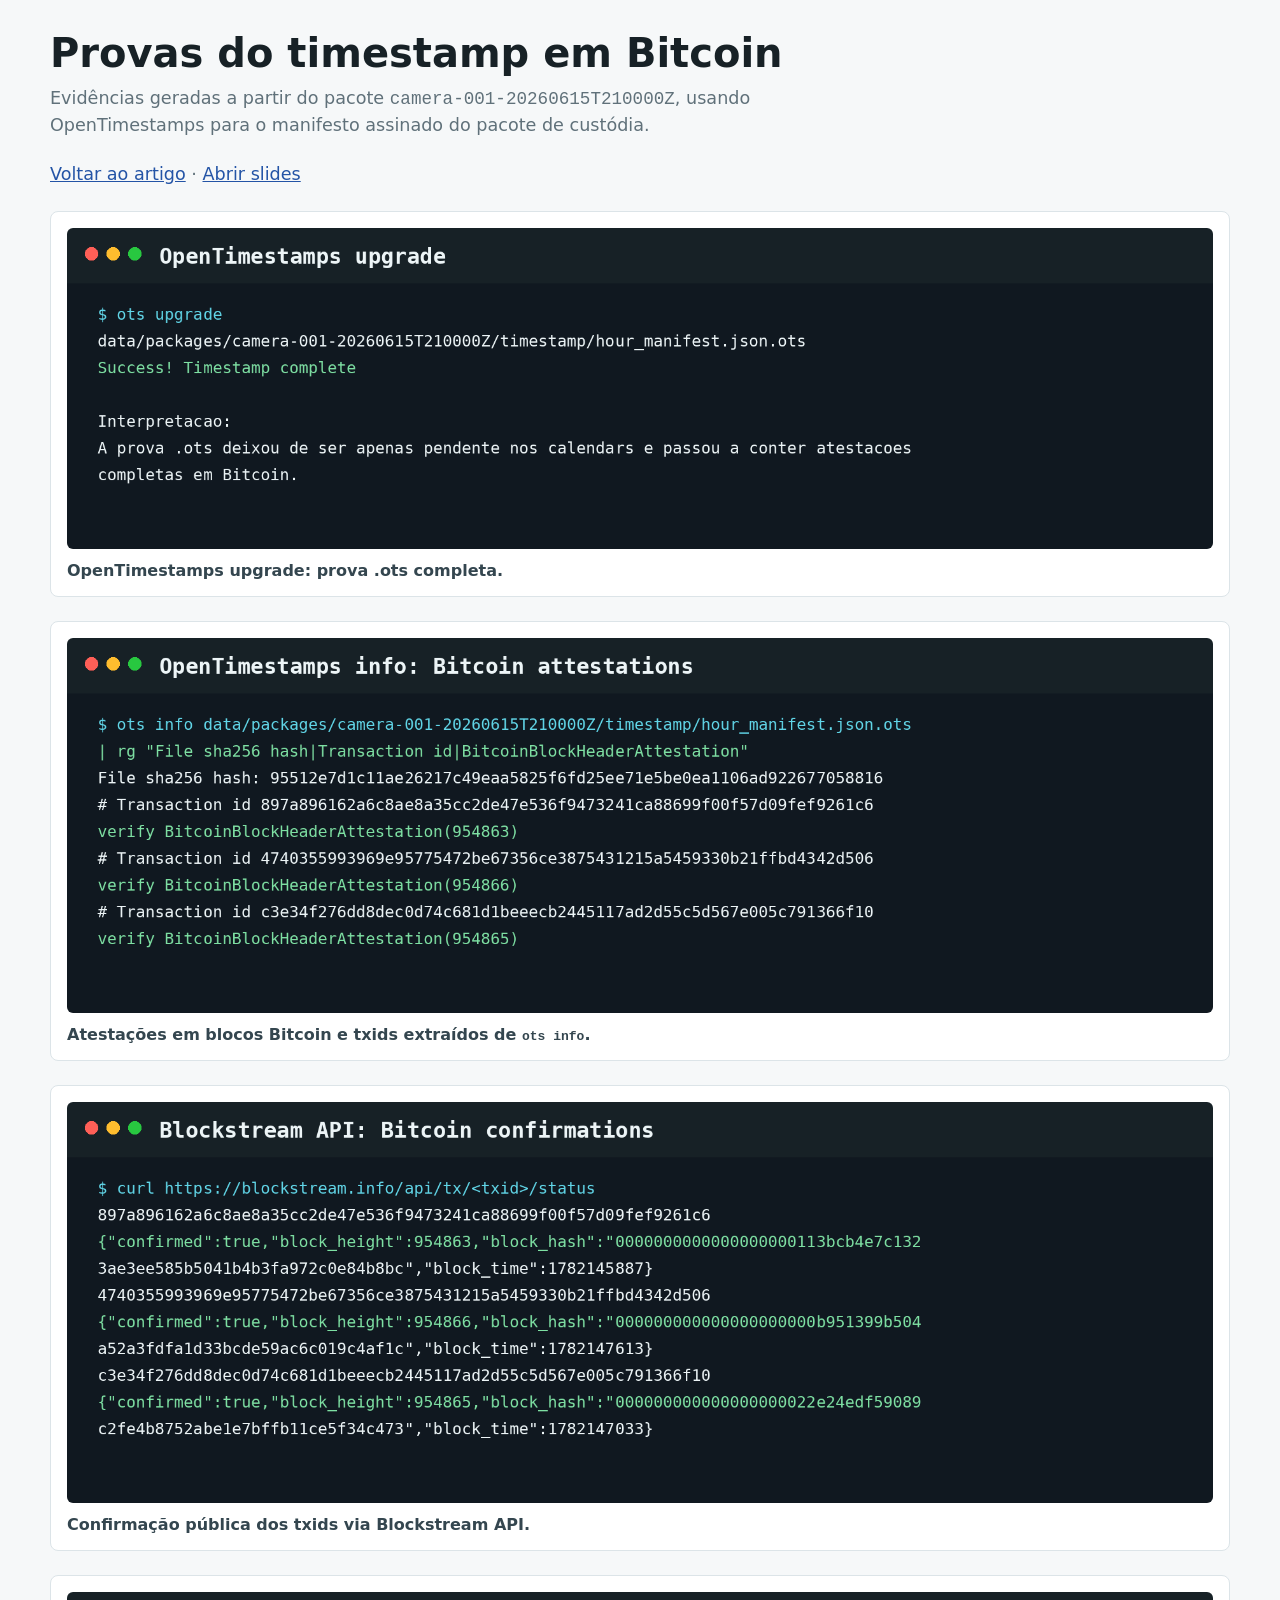
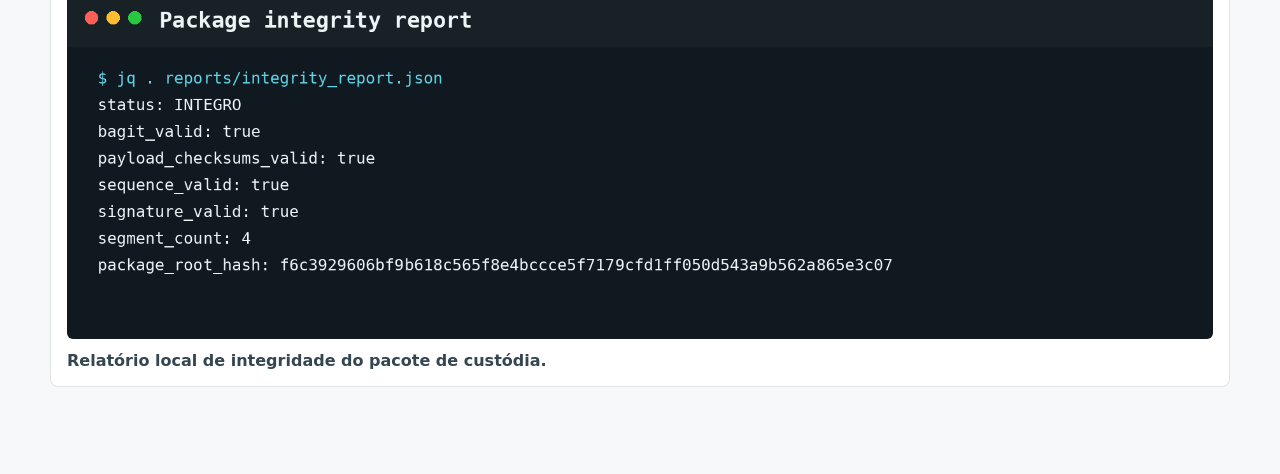
<file: provas.html>
<!doctype html>
<html lang="pt-BR">
  <head>
    <meta charset="utf-8">
    <meta name="viewport" content="width=device-width, initial-scale=1">
    <title>Provas - CFTV + Bitcoin</title>
    <style>
      body {
        background: #f6f8f9;
        color: #172126;
        font-family: Inter, ui-sans-serif, system-ui, -apple-system, BlinkMacSystemFont, "Segoe UI", sans-serif;
        margin: 0;
      }

      main {
        margin: 0 auto;
        max-width: 1180px;
        padding: 2rem 1rem 4rem;
      }

      h1 {
        font-size: 2.5rem;
        line-height: 1.08;
        margin: 0 0 0.6rem;
      }

      p {
        color: #60717a;
        font-size: 1.1rem;
        line-height: 1.5;
        margin: 0 0 1.4rem;
        max-width: 780px;
      }

      figure {
        background: #ffffff;
        border: 1px solid #dce4e8;
        border-radius: 8px;
        margin: 1.5rem 0;
        padding: 1rem;
      }

      img {
        border-radius: 6px;
        display: block;
        width: 100%;
      }

      figcaption {
        color: #34464f;
        font-weight: 700;
        margin-top: 0.75rem;
      }

      a {
        color: #2454a6;
      }
    </style>
  </head>
  <body>
    <main>
      <h1>Provas do timestamp em Bitcoin</h1>
      <p>
        Evidências geradas a partir do pacote <code>camera-001-20260615T210000Z</code>,
        usando OpenTimestamps para o manifesto assinado do pacote de custódia.
      </p>
      <p><a href="index.html">Voltar ao artigo</a> · <a href="slides.html">Abrir slides</a></p>

      <figure>
        <img src="proofs/01-ots-upgrade-success.png" alt="OpenTimestamps upgrade completo">
        <figcaption>OpenTimestamps upgrade: prova .ots completa.</figcaption>
      </figure>

      <figure>
        <img src="proofs/02-ots-bitcoin-attestations.png" alt="Atestações OpenTimestamps em blocos Bitcoin">
        <figcaption>Atestações em blocos Bitcoin e txids extraídos de <code>ots info</code>.</figcaption>
      </figure>

      <figure>
        <img src="proofs/03-blockstream-confirmations.png" alt="Confirmações dos txids no Blockstream API">
        <figcaption>Confirmação pública dos txids via Blockstream API.</figcaption>
      </figure>

      <figure>
        <img src="proofs/04-package-integrity.png" alt="Relatório de integridade do pacote">
        <figcaption>Relatório local de integridade do pacote de custódia.</figcaption>
      </figure>
    </main>
  </body>
</html>
</file>
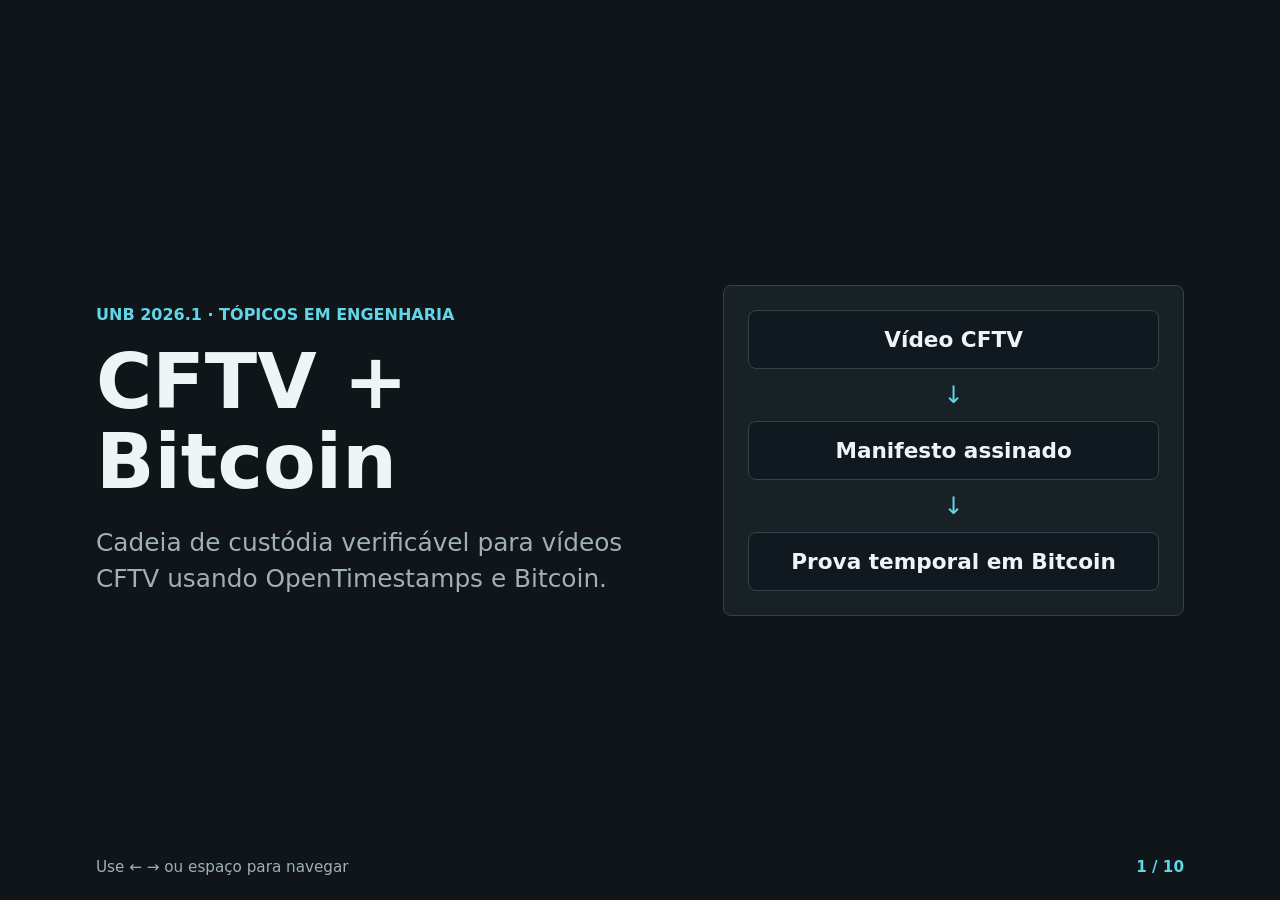
<file: slides.html>
<!doctype html>
<html lang="pt-BR">
  <head>
    <meta charset="utf-8">
    <meta name="viewport" content="width=device-width, initial-scale=1">
    <title>Slides - CFTV + Bitcoin</title>
    <style>
      :root {
        --bg: #0f1518;
        --panel: #172126;
        --ink: #edf5f7;
        --muted: #9fb0b8;
        --line: #33434b;
        --blue: #69a7ff;
        --cyan: #61d6e8;
        --green: #7ee0a3;
        --amber: #f0b35a;
      }

      * {
        box-sizing: border-box;
      }

      body {
        background: var(--bg);
        color: var(--ink);
        font-family: Inter, ui-sans-serif, system-ui, -apple-system, BlinkMacSystemFont, "Segoe UI", sans-serif;
        margin: 0;
        overflow: hidden;
      }

      .deck {
        height: 100svh;
        position: relative;
        width: 100vw;
      }

      .slide {
        display: none;
        height: 100%;
        padding: 5rem 6rem;
        position: absolute;
        width: 100%;
      }

      .slide.active {
        display: grid;
      }

      .title-slide,
      .split-slide {
        align-items: center;
        grid-template-columns: 1.1fr 0.9fr;
        gap: 4rem;
      }

      .content-slide {
        align-content: center;
        gap: 2rem;
      }

      .kicker {
        color: var(--cyan);
        font-size: 1rem;
        font-weight: 800;
        letter-spacing: 0;
        margin: 0 0 1rem;
        text-transform: uppercase;
      }

      h1,
      h2 {
        line-height: 1.05;
        margin: 0;
        overflow-wrap: break-word;
      }

      h1 {
        font-size: 4.8rem;
        max-width: 11ch;
      }

      h2 {
        font-size: 4rem;
        max-width: 13ch;
      }

      p {
        color: var(--muted);
        font-size: 1.55rem;
        line-height: 1.45;
        margin: 1.4rem 0 0;
        max-width: 820px;
      }

      ul {
        display: grid;
        gap: 1rem;
        list-style: none;
        margin: 2rem 0 0;
        max-width: 900px;
        padding: 0;
      }

      li {
        border-left: 5px solid var(--cyan);
        color: var(--ink);
        font-size: 1.7rem;
        line-height: 1.28;
        padding-left: 1rem;
      }

      code {
        background: #101820;
        border: 1px solid var(--line);
        border-radius: 6px;
        color: var(--green);
        padding: 0.1rem 0.35rem;
      }

      .panel {
        background: var(--panel);
        border: 1px solid var(--line);
        border-radius: 8px;
        padding: 1.5rem;
      }

      .diagram {
        display: grid;
        gap: 0.75rem;
      }

      .node {
        background: #101820;
        border: 1px solid var(--line);
        border-radius: 8px;
        color: var(--ink);
        font-size: 1.35rem;
        font-weight: 800;
        padding: 1rem;
        text-align: center;
      }

      .arrow {
        color: var(--cyan);
        font-size: 1.5rem;
        text-align: center;
      }

      .result-grid {
        display: grid;
        gap: 1rem;
        grid-template-columns: repeat(2, 1fr);
        margin-top: 2rem;
      }

      .result {
        border: 1px solid var(--line);
        border-radius: 8px;
        padding: 1.2rem;
      }

      .result strong {
        color: var(--green);
        display: block;
        font-size: 1.2rem;
        margin-bottom: 0.4rem;
      }

      .result.fail strong {
        color: #ff8d8d;
      }

      .result span {
        color: var(--muted);
        font-size: 1.15rem;
      }

      .footer {
        align-items: center;
        bottom: 1.5rem;
        color: var(--muted);
        display: flex;
        font-size: 0.95rem;
        justify-content: space-between;
        left: 6rem;
        position: absolute;
        right: 6rem;
      }

      .progress {
        color: var(--cyan);
        font-weight: 800;
      }

      .hint {
        color: var(--muted);
      }

      @media (max-width: 900px) {
        .slide {
          padding: 3rem 1.5rem;
        }

        .title-slide,
        .split-slide {
          grid-template-columns: 1fr;
          gap: 2rem;
        }

        h1 {
          font-size: 3rem;
        }

        h2 {
          font-size: 2.4rem;
        }

        p,
        li {
          font-size: 1.25rem;
        }

        .footer {
          left: 1.5rem;
          right: 1.5rem;
        }
      }
    </style>
  </head>
  <body>
    <main class="deck" aria-live="polite">
      <section class="slide title-slide active">
        <div>
          <p class="kicker">UnB 2026.1 · Tópicos em Engenharia</p>
          <h1>CFTV + Bitcoin</h1>
          <p>Cadeia de custódia verificável para vídeos CFTV usando OpenTimestamps e Bitcoin.</p>
        </div>
        <div class="panel diagram">
          <div class="node">Vídeo CFTV</div>
          <div class="arrow">↓</div>
          <div class="node">Manifesto assinado</div>
          <div class="arrow">↓</div>
          <div class="node">Prova temporal em Bitcoin</div>
        </div>
      </section>

      <section class="slide content-slide">
        <div>
          <p class="kicker">Problema</p>
          <h2>Armazenar vídeo não prova cadeia de custódia</h2>
          <ul>
            <li>CFTV pode ser usado como evidência em auditorias e perícias.</li>
            <li>Armazenamento centralizado depende de confiar no operador.</li>
            <li>O vídeo pode ser contestado por alteração, remoção ou reordenação.</li>
          </ul>
        </div>
      </section>

      <section class="slide split-slide">
        <div>
          <p class="kicker">Ideia central</p>
          <h2>Bitcoin como timestamp, não como banco de dados</h2>
          <p>O vídeo permanece off-chain. A blockchain recebe apenas uma prova temporal de um compromisso criptográfico do pacote.</p>
        </div>
        <div class="panel diagram">
          <div class="node">Vídeo privado</div>
          <div class="arrow">→</div>
          <div class="node">Hash do manifesto</div>
          <div class="arrow">→</div>
          <div class="node">OpenTimestamps</div>
          <div class="arrow">→</div>
          <div class="node">Bitcoin</div>
        </div>
      </section>

      <section class="slide split-slide">
        <div>
          <p class="kicker">Arquitetura</p>
          <h2>Fluxo do pacote verificável</h2>
          <p>O pacote combina hashes, sequência temporal, assinatura digital e prova <code>.ots</code>.</p>
        </div>
        <div class="panel diagram">
          <div class="node">Segmentador</div>
          <div class="node">Hashes SHA-256</div>
          <div class="node">Manifesto</div>
          <div class="node">Assinatura RSA</div>
          <div class="node">Verificador</div>
        </div>
      </section>

      <section class="slide content-slide">
        <div>
          <p class="kicker">OpenTimestamps</p>
          <h2>Prova de existência temporal</h2>
          <ul>
            <li>Gera prova <code>.ots</code> para o manifesto.</li>
            <li>Agrega compromissos criptográficos.</li>
            <li>Ancora a prova em bloco Bitcoin.</li>
            <li>Permite verificação posterior por terceiro independente.</li>
          </ul>
        </div>
      </section>

      <section class="slide content-slide">
        <div>
          <p class="kicker">Implementação</p>
          <h2>Protótipo em Python</h2>
          <ul>
            <li><code>segment_video.py</code>: divide o vídeo em segmentos.</li>
            <li><code>create_package.py</code>: gera manifesto e assinatura.</li>
            <li><code>stamp_manifest.py</code>: cria prova OpenTimestamps.</li>
            <li><code>verify_package.py</code>: verifica integridade e adulterações.</li>
          </ul>
        </div>
      </section>

      <section class="slide split-slide">
        <div>
          <p class="kicker">Mini calendar local</p>
          <h2>Merkle tree didática</h2>
          <p>O mini calendar demonstra agregação por Merkle tree e prova JSON de inclusão. Ele complementa, mas não substitui, o OpenTimestamps.</p>
        </div>
        <div class="panel diagram">
          <div class="node">Hashes do pacote</div>
          <div class="arrow">↓</div>
          <div class="node">Lote local</div>
          <div class="arrow">↓</div>
          <div class="node">Merkle root</div>
          <div class="arrow">↓</div>
          <div class="node">OP_RETURN no regtest</div>
        </div>
      </section>

      <section class="slide content-slide">
        <div>
          <p class="kicker">Experimentos</p>
          <h2>Pacote íntegro passa, adulterações falham</h2>
          <div class="result-grid">
            <div class="result"><strong>INTEGRO</strong><span>Pacote original validado.</span></div>
            <div class="result fail"><strong>INVÁLIDO</strong><span>Segmento com bytes alterados.</span></div>
            <div class="result fail"><strong>INVÁLIDO</strong><span>Segmento removido.</span></div>
            <div class="result fail"><strong>INVÁLIDO</strong><span>Manifesto alterado ou reordenado.</span></div>
          </div>
        </div>
      </section>

      <section class="slide content-slide">
        <div>
          <p class="kicker">Limitações</p>
          <h2>O que a prova não resolve</h2>
          <ul>
            <li>Não prova que a câmera estava fisicamente protegida.</li>
            <li>Não prova a verdade semântica do conteúdo filmado.</li>
            <li>Depende de boa gestão da chave privada do dispositivo.</li>
            <li>A confirmação final em Bitcoin pode demorar.</li>
          </ul>
        </div>
      </section>

      <section class="slide content-slide">
        <div>
          <p class="kicker">Conclusão</p>
          <h2>Bitcoin como camada pública de confiança mínima</h2>
          <p>O projeto demonstra uma cadeia de custódia leve para vídeos CFTV, com integridade, assinatura, anterioridade temporal e verificação independente sem armazenar vídeo na blockchain.</p>
          <p><code>cftv.vilarins.cloud</code></p>
        </div>
      </section>
    </main>

    <footer class="footer">
      <span class="hint">Use ← → ou espaço para navegar</span>
      <span class="progress" id="progress">1 / 10</span>
    </footer>

    <script>
      const slides = [...document.querySelectorAll(".slide")];
      const progress = document.querySelector("#progress");
      let current = 0;

      function show(index) {
        current = Math.max(0, Math.min(slides.length - 1, index));
        slides.forEach((slide, slideIndex) => {
          slide.classList.toggle("active", slideIndex === current);
        });
        progress.textContent = `${current + 1} / ${slides.length}`;
      }

      window.addEventListener("keydown", (event) => {
        if (event.key === "ArrowRight" || event.key === " ") show(current + 1);
        if (event.key === "ArrowLeft") show(current - 1);
      });

      window.addEventListener("click", () => show(current + 1));
    </script>
  </body>
</html>
</file>
<file: styles.css>
:root {
  color-scheme: light;
  --bg: #f6f8f9;
  --paper: #ffffff;
  --ink: #172126;
  --muted: #60717a;
  --line: #dce4e8;
  --blue: #2454a6;
  --cyan: #0d7d8b;
  --green: #27714b;
  --red: #9f3030;
  --amber: #b26717;
  --shadow: 0 18px 48px rgba(23, 33, 38, 0.11);
}

* {
  box-sizing: border-box;
}

html {
  scroll-behavior: smooth;
}

body {
  margin: 0;
  background: var(--bg);
  color: var(--ink);
  font-family: Inter, ui-sans-serif, system-ui, -apple-system, BlinkMacSystemFont, "Segoe UI", sans-serif;
  line-height: 1.65;
}

a {
  color: var(--blue);
  text-decoration-thickness: 0.08em;
  text-underline-offset: 0.18em;
}

code {
  background: #eef3f6;
  border: 1px solid var(--line);
  border-radius: 5px;
  color: #1e3d58;
  font-size: 0.92em;
  padding: 0.1rem 0.28rem;
}

pre {
  margin: 0;
  overflow-x: auto;
  background: #101820;
  border-radius: 8px;
  color: #e8f2f5;
  padding: 1rem;
}

pre code {
  background: transparent;
  border: 0;
  color: inherit;
  padding: 0;
}

.site-header {
  background: rgba(246, 248, 249, 0.9);
  border-bottom: 1px solid var(--line);
  position: sticky;
  top: 0;
  z-index: 10;
  backdrop-filter: blur(12px);
}

.topbar {
  align-items: center;
  display: flex;
  gap: 1rem;
  justify-content: space-between;
  margin: 0 auto;
  max-width: 1160px;
  padding: 0.8rem 1.25rem;
}

.brand {
  color: var(--ink);
  font-weight: 800;
  text-decoration: none;
}

.nav-links {
  display: flex;
  flex-wrap: wrap;
  gap: 0.8rem;
  justify-content: flex-end;
}

.nav-links a {
  color: var(--muted);
  font-size: 0.93rem;
  text-decoration: none;
}

.nav-links a:hover {
  color: var(--ink);
}

.hero {
  align-items: stretch;
  display: grid;
  gap: 2rem;
  grid-template-columns: minmax(0, 1.15fr) minmax(320px, 0.85fr);
  margin: 0 auto;
  max-width: 1160px;
  min-height: calc(100svh - 92px);
  padding: 5rem 1.25rem 3rem;
}

.hero-copy {
  align-self: center;
}

.eyebrow,
.section-kicker {
  color: var(--cyan);
  font-size: 0.78rem;
  font-weight: 800;
  letter-spacing: 0;
  margin: 0 0 0.7rem;
  text-transform: uppercase;
}

h1,
h2,
h3 {
  line-height: 1.12;
  margin: 0;
  overflow-wrap: break-word;
}

h1 {
  font-size: 4.6rem;
  max-width: 11ch;
}

h2 {
  font-size: 2.45rem;
  max-width: 18ch;
}

h3 {
  font-size: 1.05rem;
}

.lead {
  color: var(--muted);
  font-size: 1.2rem;
  max-width: 680px;
}

.hero-actions {
  display: flex;
  flex-wrap: wrap;
  gap: 0.75rem;
  margin-top: 1.7rem;
}

.button {
  align-items: center;
  border-radius: 8px;
  display: inline-flex;
  font-weight: 750;
  min-height: 2.8rem;
  padding: 0.75rem 1rem;
  text-decoration: none;
}

.button.primary {
  background: var(--blue);
  color: white;
}

.button.secondary {
  background: white;
  border: 1px solid var(--line);
  color: var(--ink);
}

.hero-panel {
  align-items: center;
  background:
    linear-gradient(135deg, rgba(36, 84, 166, 0.16), transparent 45%),
    linear-gradient(160deg, #fdfefe, #e7eef1);
  border: 1px solid var(--line);
  border-radius: 8px;
  box-shadow: var(--shadow);
  display: grid;
  min-height: 520px;
  overflow: hidden;
  padding: 1.5rem;
  position: relative;
}

.signal-grid {
  display: grid;
  gap: 0.65rem;
  grid-template-columns: repeat(4, 1fr);
  inset: 1.25rem;
  opacity: 0.4;
  position: absolute;
}

.signal-grid span {
  border: 1px solid rgba(96, 113, 122, 0.25);
  border-radius: 6px;
}

.flow-card {
  background: rgba(255, 255, 255, 0.88);
  border: 1px solid var(--line);
  border-radius: 8px;
  box-shadow: 0 14px 36px rgba(23, 33, 38, 0.12);
  margin: auto;
  max-width: 370px;
  padding: 1.2rem;
  position: relative;
  width: 100%;
}

.camera-icon {
  align-items: center;
  aspect-ratio: 16 / 10;
  background: #172126;
  border-radius: 8px;
  display: flex;
  justify-content: center;
  margin-bottom: 1rem;
  position: relative;
}

.camera-icon::before,
.camera-icon::after,
.camera-icon span {
  content: "";
  display: block;
  position: absolute;
}

.camera-icon::before {
  background: #e8f2f5;
  border-radius: 5px;
  height: 42%;
  width: 56%;
}

.camera-icon::after {
  border: 9px solid transparent;
  border-left-color: #e8f2f5;
  right: 16%;
}

.camera-icon span {
  background: var(--cyan);
  border-radius: 50%;
  height: 18%;
  width: 11%;
  z-index: 1;
}

.mini-flow {
  counter-reset: steps;
  list-style: none;
  margin: 0;
  padding: 0;
}

.mini-flow li {
  align-items: center;
  border-top: 1px solid var(--line);
  display: flex;
  gap: 0.7rem;
  padding: 0.85rem 0;
}

.mini-flow li::before {
  align-items: center;
  background: #e8f2f5;
  border-radius: 50%;
  color: var(--blue);
  content: counter(steps);
  counter-increment: steps;
  display: inline-flex;
  flex: 0 0 1.6rem;
  font-size: 0.82rem;
  font-weight: 800;
  height: 1.6rem;
  justify-content: center;
}

.summary-band,
.article,
.footer {
  margin: 0 auto;
  max-width: 1160px;
}

.summary-band {
  display: grid;
  gap: 1rem;
  grid-template-columns: repeat(3, 1fr);
  padding: 0 1.25rem 3rem;
}

.summary-item {
  background: var(--paper);
  border: 1px solid var(--line);
  border-radius: 8px;
  padding: 1rem;
}

.summary-item strong {
  display: block;
  margin-bottom: 0.35rem;
}

.summary-item span {
  color: var(--muted);
}

.article {
  background: var(--paper);
  border: 1px solid var(--line);
  border-radius: 8px;
  box-shadow: 0 10px 32px rgba(23, 33, 38, 0.06);
  margin-bottom: 3rem;
  overflow: hidden;
}

.section {
  padding: 4rem 1.25rem;
}

.article .section {
  border-top: 1px solid var(--line);
  margin: 0 auto;
  max-width: 980px;
}

.article .section:first-child {
  border-top: 0;
}

.section p {
  color: #34464f;
  max-width: 780px;
}

.two-column,
.code-layout {
  display: grid;
  gap: 2rem;
  grid-template-columns: minmax(0, 1fr) minmax(280px, 0.82fr);
}

.check-list,
.file-list {
  margin: 0;
  padding-left: 1.15rem;
}

.check-list li,
.file-list li {
  margin: 0.45rem 0;
}

.value-grid,
.result-grid {
  display: grid;
  gap: 1rem;
  margin-top: 1.4rem;
}

.value-grid {
  grid-template-columns: repeat(3, 1fr);
}

.value-item,
.result-card {
  border: 1px solid var(--line);
  border-radius: 8px;
  padding: 1rem;
}

.value-item p,
.result-card p {
  margin-bottom: 0;
}

.term-list {
  display: grid;
  gap: 1rem;
  grid-template-columns: repeat(2, 1fr);
  margin: 1.4rem 0 0;
}

.term-list div {
  border-left: 4px solid var(--cyan);
  padding-left: 1rem;
}

.term-list dt {
  font-weight: 800;
}

.term-list dd {
  color: var(--muted);
  margin: 0.2rem 0 0;
}

.architecture {
  align-items: stretch;
  display: grid;
  gap: 0.6rem;
  grid-template-columns: repeat(6, minmax(110px, 1fr));
  margin: 1.5rem 0;
  overflow-x: auto;
  padding-bottom: 0.4rem;
}

.arch-node {
  align-items: center;
  background: #f3f7f9;
  border: 1px solid var(--line);
  border-radius: 8px;
  display: flex;
  font-weight: 800;
  justify-content: center;
  min-height: 96px;
  min-width: 120px;
  padding: 0.8rem;
  text-align: center;
}

.arch-node.accent {
  background: #e8f2f5;
  border-color: rgba(13, 125, 139, 0.5);
  color: #0a5862;
}

.arch-arrow {
  display: none;
}

.result-grid {
  grid-template-columns: repeat(2, 1fr);
}

.result-card.success {
  border-color: rgba(39, 113, 75, 0.42);
}

.result-card.fail {
  border-color: rgba(159, 48, 48, 0.28);
}

.status {
  border-radius: 999px;
  display: inline-flex;
  font-size: 0.76rem;
  font-weight: 850;
  margin-bottom: 0.75rem;
  padding: 0.2rem 0.55rem;
}

.success .status {
  background: rgba(39, 113, 75, 0.12);
  color: var(--green);
}

.fail .status {
  background: rgba(159, 48, 48, 0.1);
  color: var(--red);
}

.references ul {
  margin-bottom: 0;
}

.footer {
  color: var(--muted);
  padding: 0 1.25rem 3rem;
  text-align: center;
}

@media (max-width: 900px) {
  .hero,
  .two-column,
  .code-layout,
  .summary-band,
  .value-grid,
  .term-list,
  .result-grid {
    grid-template-columns: 1fr;
  }

  .hero {
    min-height: auto;
    padding-top: 3rem;
  }

  h1 {
    font-size: 3.4rem;
    max-width: 12ch;
  }

  .hero-panel {
    min-height: 420px;
  }
}

@media (max-width: 640px) {
  .topbar {
    align-items: flex-start;
    flex-direction: column;
  }

  .nav-links {
    justify-content: flex-start;
  }

  .hero {
    padding-top: 2rem;
  }

  h1 {
    font-size: 2.35rem;
    max-width: 11ch;
  }

  h2 {
    font-size: 1.85rem;
  }

  .lead {
    font-size: 1.05rem;
  }

  .section {
    padding: 3rem 1rem;
  }

  .article {
    border-left: 0;
    border-radius: 0;
    border-right: 0;
  }

  .hero-actions,
  .button {
    width: 100%;
  }

  .button {
    justify-content: center;
  }
}
</file>
<file: implementation/docs/styles.css>
:root {
  color-scheme: light;
  --bg: #f6f8f9;
  --paper: #ffffff;
  --ink: #172126;
  --muted: #60717a;
  --line: #dce4e8;
  --blue: #2454a6;
  --cyan: #0d7d8b;
  --green: #27714b;
  --red: #9f3030;
  --amber: #b26717;
  --shadow: 0 18px 48px rgba(23, 33, 38, 0.11);
}

* {
  box-sizing: border-box;
}

html {
  scroll-behavior: smooth;
}

body {
  margin: 0;
  background: var(--bg);
  color: var(--ink);
  font-family: Inter, ui-sans-serif, system-ui, -apple-system, BlinkMacSystemFont, "Segoe UI", sans-serif;
  line-height: 1.65;
}

a {
  color: var(--blue);
  text-decoration-thickness: 0.08em;
  text-underline-offset: 0.18em;
}

code {
  background: #eef3f6;
  border: 1px solid var(--line);
  border-radius: 5px;
  color: #1e3d58;
  font-size: 0.92em;
  padding: 0.1rem 0.28rem;
}

pre {
  margin: 0;
  overflow-x: auto;
  background: #101820;
  border-radius: 8px;
  color: #e8f2f5;
  padding: 1rem;
}

pre code {
  background: transparent;
  border: 0;
  color: inherit;
  padding: 0;
}

.site-header {
  background: rgba(246, 248, 249, 0.9);
  border-bottom: 1px solid var(--line);
  position: sticky;
  top: 0;
  z-index: 10;
  backdrop-filter: blur(12px);
}

.topbar {
  align-items: center;
  display: flex;
  gap: 1rem;
  justify-content: space-between;
  margin: 0 auto;
  max-width: 1160px;
  padding: 0.8rem 1.25rem;
}

.brand {
  color: var(--ink);
  font-weight: 800;
  text-decoration: none;
}

.nav-links {
  display: flex;
  flex-wrap: wrap;
  gap: 0.8rem;
  justify-content: flex-end;
}

.nav-links a {
  color: var(--muted);
  font-size: 0.93rem;
  text-decoration: none;
}

.nav-links a:hover {
  color: var(--ink);
}

.hero {
  align-items: stretch;
  display: grid;
  gap: 2rem;
  grid-template-columns: minmax(0, 1.15fr) minmax(320px, 0.85fr);
  margin: 0 auto;
  max-width: 1160px;
  min-height: calc(100svh - 92px);
  padding: 5rem 1.25rem 3rem;
}

.hero-copy {
  align-self: center;
}

.eyebrow,
.section-kicker {
  color: var(--cyan);
  font-size: 0.78rem;
  font-weight: 800;
  letter-spacing: 0;
  margin: 0 0 0.7rem;
  text-transform: uppercase;
}

h1,
h2,
h3 {
  line-height: 1.12;
  margin: 0;
  overflow-wrap: break-word;
}

h1 {
  font-size: 4.6rem;
  max-width: 11ch;
}

h2 {
  font-size: 2.45rem;
  max-width: 18ch;
}

h3 {
  font-size: 1.05rem;
}

.lead {
  color: var(--muted);
  font-size: 1.2rem;
  max-width: 680px;
}

.hero-actions {
  display: flex;
  flex-wrap: wrap;
  gap: 0.75rem;
  margin-top: 1.7rem;
}

.button {
  align-items: center;
  border-radius: 8px;
  display: inline-flex;
  font-weight: 750;
  min-height: 2.8rem;
  padding: 0.75rem 1rem;
  text-decoration: none;
}

.button.primary {
  background: var(--blue);
  color: white;
}

.button.secondary {
  background: white;
  border: 1px solid var(--line);
  color: var(--ink);
}

.hero-panel {
  align-items: center;
  background:
    linear-gradient(135deg, rgba(36, 84, 166, 0.16), transparent 45%),
    linear-gradient(160deg, #fdfefe, #e7eef1);
  border: 1px solid var(--line);
  border-radius: 8px;
  box-shadow: var(--shadow);
  display: grid;
  min-height: 520px;
  overflow: hidden;
  padding: 1.5rem;
  position: relative;
}

.signal-grid {
  display: grid;
  gap: 0.65rem;
  grid-template-columns: repeat(4, 1fr);
  inset: 1.25rem;
  opacity: 0.4;
  position: absolute;
}

.signal-grid span {
  border: 1px solid rgba(96, 113, 122, 0.25);
  border-radius: 6px;
}

.flow-card {
  background: rgba(255, 255, 255, 0.88);
  border: 1px solid var(--line);
  border-radius: 8px;
  box-shadow: 0 14px 36px rgba(23, 33, 38, 0.12);
  margin: auto;
  max-width: 370px;
  padding: 1.2rem;
  position: relative;
  width: 100%;
}

.camera-icon {
  align-items: center;
  aspect-ratio: 16 / 10;
  background: #172126;
  border-radius: 8px;
  display: flex;
  justify-content: center;
  margin-bottom: 1rem;
  position: relative;
}

.camera-icon::before,
.camera-icon::after,
.camera-icon span {
  content: "";
  display: block;
  position: absolute;
}

.camera-icon::before {
  background: #e8f2f5;
  border-radius: 5px;
  height: 42%;
  width: 56%;
}

.camera-icon::after {
  border: 9px solid transparent;
  border-left-color: #e8f2f5;
  right: 16%;
}

.camera-icon span {
  background: var(--cyan);
  border-radius: 50%;
  height: 18%;
  width: 11%;
  z-index: 1;
}

.mini-flow {
  counter-reset: steps;
  list-style: none;
  margin: 0;
  padding: 0;
}

.mini-flow li {
  align-items: center;
  border-top: 1px solid var(--line);
  display: flex;
  gap: 0.7rem;
  padding: 0.85rem 0;
}

.mini-flow li::before {
  align-items: center;
  background: #e8f2f5;
  border-radius: 50%;
  color: var(--blue);
  content: counter(steps);
  counter-increment: steps;
  display: inline-flex;
  flex: 0 0 1.6rem;
  font-size: 0.82rem;
  font-weight: 800;
  height: 1.6rem;
  justify-content: center;
}

.summary-band,
.article,
.footer {
  margin: 0 auto;
  max-width: 1160px;
}

.summary-band {
  display: grid;
  gap: 1rem;
  grid-template-columns: repeat(3, 1fr);
  padding: 0 1.25rem 3rem;
}

.summary-item {
  background: var(--paper);
  border: 1px solid var(--line);
  border-radius: 8px;
  padding: 1rem;
}

.summary-item strong {
  display: block;
  margin-bottom: 0.35rem;
}

.summary-item span {
  color: var(--muted);
}

.article {
  background: var(--paper);
  border: 1px solid var(--line);
  border-radius: 8px;
  box-shadow: 0 10px 32px rgba(23, 33, 38, 0.06);
  margin-bottom: 3rem;
  overflow: hidden;
}

.section {
  padding: 4rem 1.25rem;
}

.article .section {
  border-top: 1px solid var(--line);
  margin: 0 auto;
  max-width: 980px;
}

.article .section:first-child {
  border-top: 0;
}

.section p {
  color: #34464f;
  max-width: 780px;
}

.two-column,
.code-layout {
  display: grid;
  gap: 2rem;
  grid-template-columns: minmax(0, 1fr) minmax(280px, 0.82fr);
}

.check-list,
.file-list {
  margin: 0;
  padding-left: 1.15rem;
}

.check-list li,
.file-list li {
  margin: 0.45rem 0;
}

.value-grid,
.result-grid {
  display: grid;
  gap: 1rem;
  margin-top: 1.4rem;
}

.value-grid {
  grid-template-columns: repeat(3, 1fr);
}

.value-item,
.result-card {
  border: 1px solid var(--line);
  border-radius: 8px;
  padding: 1rem;
}

.value-item p,
.result-card p {
  margin-bottom: 0;
}

.term-list {
  display: grid;
  gap: 1rem;
  grid-template-columns: repeat(2, 1fr);
  margin: 1.4rem 0 0;
}

.term-list div {
  border-left: 4px solid var(--cyan);
  padding-left: 1rem;
}

.term-list dt {
  font-weight: 800;
}

.term-list dd {
  color: var(--muted);
  margin: 0.2rem 0 0;
}

.architecture {
  align-items: stretch;
  display: grid;
  gap: 0.6rem;
  grid-template-columns: repeat(6, minmax(110px, 1fr));
  margin: 1.5rem 0;
  overflow-x: auto;
  padding-bottom: 0.4rem;
}

.arch-node {
  align-items: center;
  background: #f3f7f9;
  border: 1px solid var(--line);
  border-radius: 8px;
  display: flex;
  font-weight: 800;
  justify-content: center;
  min-height: 96px;
  min-width: 120px;
  padding: 0.8rem;
  text-align: center;
}

.arch-node.accent {
  background: #e8f2f5;
  border-color: rgba(13, 125, 139, 0.5);
  color: #0a5862;
}

.arch-arrow {
  display: none;
}

.result-grid {
  grid-template-columns: repeat(2, 1fr);
}

.result-card.success {
  border-color: rgba(39, 113, 75, 0.42);
}

.result-card.fail {
  border-color: rgba(159, 48, 48, 0.28);
}

.status {
  border-radius: 999px;
  display: inline-flex;
  font-size: 0.76rem;
  font-weight: 850;
  margin-bottom: 0.75rem;
  padding: 0.2rem 0.55rem;
}

.success .status {
  background: rgba(39, 113, 75, 0.12);
  color: var(--green);
}

.fail .status {
  background: rgba(159, 48, 48, 0.1);
  color: var(--red);
}

.references ul {
  margin-bottom: 0;
}

.footer {
  color: var(--muted);
  padding: 0 1.25rem 3rem;
  text-align: center;
}

@media (max-width: 900px) {
  .hero,
  .two-column,
  .code-layout,
  .summary-band,
  .value-grid,
  .term-list,
  .result-grid {
    grid-template-columns: 1fr;
  }

  .hero {
    min-height: auto;
    padding-top: 3rem;
  }

  h1 {
    font-size: 3.4rem;
    max-width: 12ch;
  }

  .hero-panel {
    min-height: 420px;
  }
}

@media (max-width: 640px) {
  .topbar {
    align-items: flex-start;
    flex-direction: column;
  }

  .nav-links {
    justify-content: flex-start;
  }

  .hero {
    padding-top: 2rem;
  }

  h1 {
    font-size: 2.35rem;
    max-width: 11ch;
  }

  h2 {
    font-size: 1.85rem;
  }

  .lead {
    font-size: 1.05rem;
  }

  .section {
    padding: 3rem 1rem;
  }

  .article {
    border-left: 0;
    border-radius: 0;
    border-right: 0;
  }

  .hero-actions,
  .button {
    width: 100%;
  }

  .button {
    justify-content: center;
  }
}
</file>
